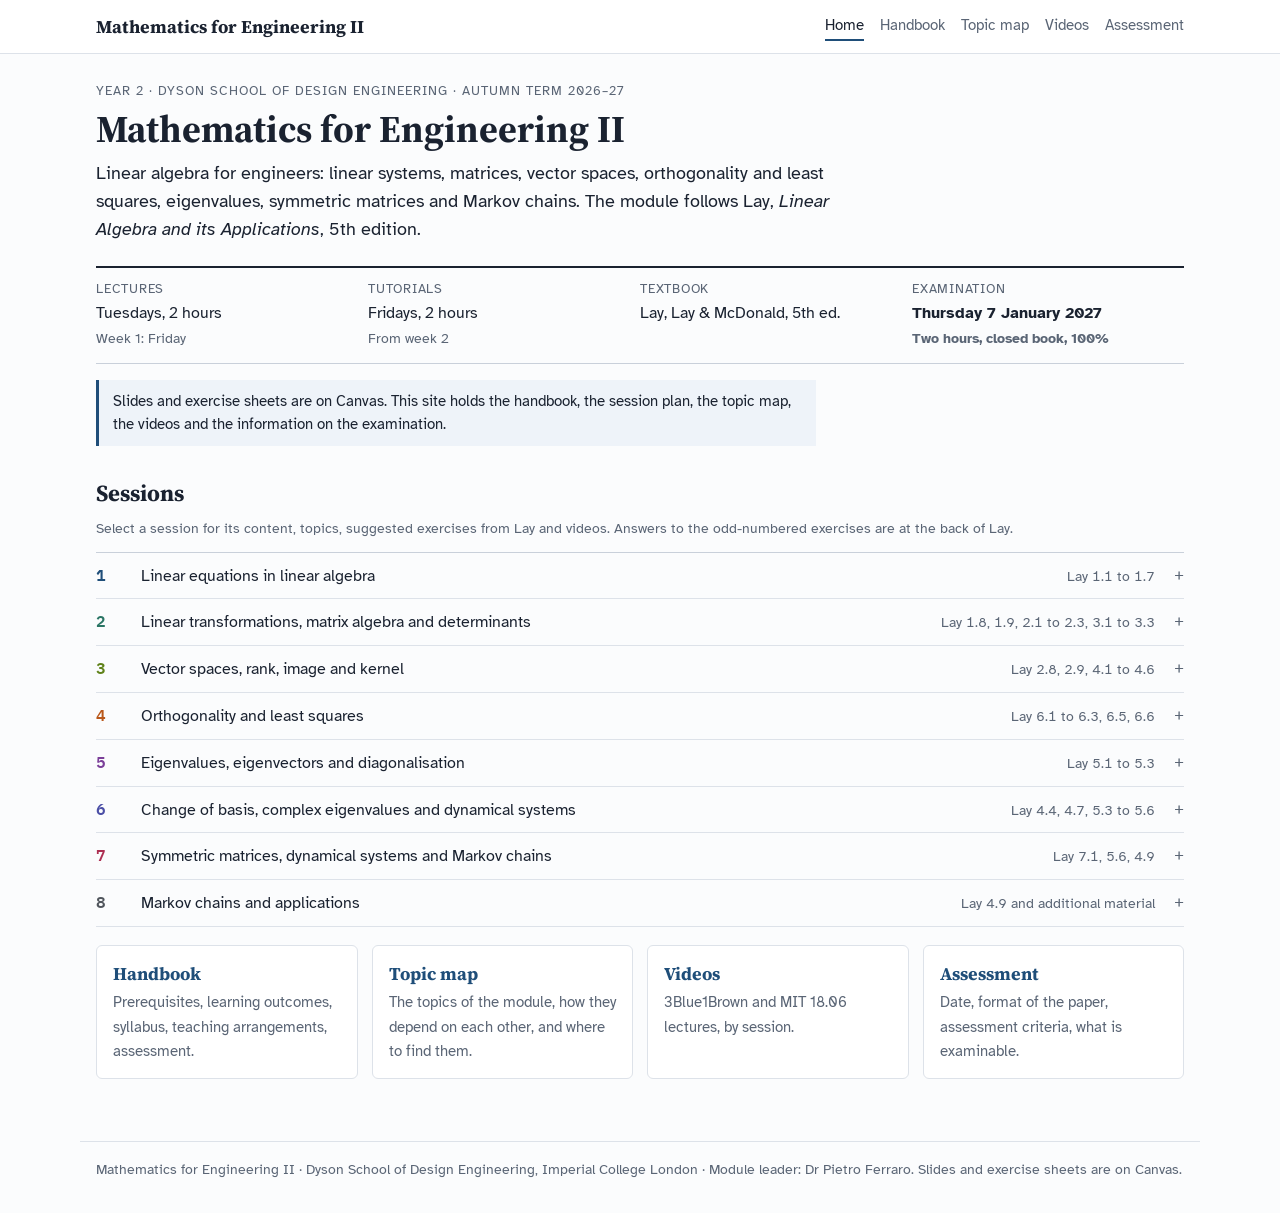
<file: index.html>
<!doctype html>
<html lang="en-GB">
<head>
<meta charset="utf-8">
<meta name="viewport" content="width=device-width, initial-scale=1, viewport-fit=cover">
<title>Mathematics for Engineering II</title>
<meta name="description" content="Course site for Mathematics for Engineering II: handbook, sessions, topic map, videos and examination.">
<link rel="preconnect" href="https://fonts.googleapis.com">
<link rel="preconnect" href="https://fonts.gstatic.com" crossorigin>
<link rel="stylesheet" media="print" onload="this.media='all'" href="https://fonts.googleapis.com/css2?family=Atkinson+Hyperlegible:ital,wght@0,400;0,700;1,400&family=IBM+Plex+Mono:wght@500;600&family=Source+Serif+4:opsz,wght@8..60,600;8..60,700&display=swap">
<link rel="stylesheet" href="assets/site.css">

</head>
<body>
<header class="bar"><div class="in"><a class="brand" href="./">Mathematics for Engineering II</a><nav aria-label="Site"><a href="./" aria-current="page">Home</a><a href="handbook.html">Handbook</a><a href="topic-map.html">Topic map</a><a href="videos.html">Videos</a><a href="assessment.html">Assessment</a></nav></div></header>
<main>
<div class="eyebrow">Year 2 · Dyson School of Design Engineering · Autumn Term 2026–27</div>
<h1>Mathematics for Engineering II</h1>
<p class="lede">Linear algebra for engineers: linear systems, matrices, vector spaces, orthogonality and least squares,
eigenvalues, symmetric matrices and Markov chains. The module follows Lay, <i>Linear Algebra and its Applications</i>, 5th edition.</p>
<dl class="facts">
  <div><dt>Lectures</dt><dd>Tuesdays, 2 hours<br><span class="small">Week 1: Friday</span></dd></div>
  <div><dt>Tutorials</dt><dd>Fridays, 2 hours<br><span class="small">From week 2</span></dd></div>
  <div><dt>Textbook</dt><dd>Lay, Lay &amp; McDonald, 5th ed.</dd></div>
  <div class="hl"><dt>Examination</dt><dd>Thursday 7 January 2027<br><span class="small">Two hours, closed book, 100%</span></dd></div>
</dl>
<div class="notice">Slides and exercise sheets are on Canvas. This site holds the handbook, the session plan, the topic map,
the videos and the information on the examination.</div>
<h2 id="sessions">Sessions</h2>
<p class="small">Select a session for its content, topics, suggested exercises from Lay and videos. Answers to the odd-numbered exercises are at the back of Lay.</p>
<div class="sessions"><details class="sess" id="s1" style="--sc: var(--s1)">
<summary><span class="n">1</span><span class="t">Linear equations in linear algebra</span><span class="l">Lay 1.1 to 1.7</span></summary>
<div class="cols"><div>
<p>Three engineering problems that lead to a matrix equation. Systems of linear equations, row reduction and echelon forms, pivots, existence and uniqueness. Linear combinations and span. The matrix equation <i>Ax</i> = <i>b</i> and its solution sets. Linear independence.</p>
<h3>Topics</h3><div class="topics"><a href="topic-map.html#1a"><b>1a</b>Row reduction</a><a href="topic-map.html#1b"><b>1b</b>Existence, uniqueness</a><a href="topic-map.html#1c"><b>1c</b>Span</a><a href="topic-map.html#1d"><b>1d</b>Ax = b</a><a href="topic-map.html#1e"><b>1e</b>Solution sets</a><a href="topic-map.html#1f"><b>1f</b>Linear independence</a></div>
<h3>Exercises from Lay</h3><dl class="ex"><dt>1.1</dt><dd>3, 7, 11, 13, 17, 19, 23</dd><dt>1.2</dt><dd>1, 3, 7, 11, 17, 21, 23</dd><dt>1.3</dt><dd>5, 9, 11, 13, 15, 19, 23</dd><dt>1.4</dt><dd>1, 5, 9, 13, 17, 19, 23</dd><dt>1.5</dt><dd>1, 5, 7, 11, 17, 23, 29</dd><dt>1.7</dt><dd>1, 5, 9, 11, 15, 21, 33</dd></dl><p class="small">Tutorial: Tutorial sheet 1 (with Session 2), on Canvas.</p>
</div><div>
<h3>Videos</h3><ul class="vlist"><li><span class="src b1b">3B1B</span><div><a href="https://www.youtube.com/watch?v=fNk_zzaMoSs">Vectors (Essence of linear algebra, chapter 1)</a><span class="note">What a vector is, and the two operations, addition and scaling, that the whole module is built on.</span></div></li><li><span class="src b1b">3B1B</span><div><a href="https://www.3blue1brown.com/lessons/span">Linear combinations, span, and basis vectors (chapter 2)</a><span class="note">The picture behind Session 1: a span is a line, a plane, or everything.</span></div></li><li><span class="src">MIT</span><div><a href="https://ocw.mit.edu/courses/18-06-linear-algebra-spring-2010/resources/lecture-1-the-geometry-of-linear-equations/">Lecture 1: The geometry of linear equations</a><span class="note">Rows as planes, columns as vectors to combine.</span></div></li><li><span class="src">MIT</span><div><a href="https://ocw.mit.edu/courses/18-06-linear-algebra-spring-2010/resources/lecture-2-elimination-with-matrices/">Lecture 2: Elimination with matrices</a><span class="note">Row reduction done by hand, step by step.</span></div></li></ul>
</div></div>
</details><details class="sess" id="s2" style="--sc: var(--s2)">
<summary><span class="n">2</span><span class="t">Linear transformations, matrix algebra and determinants</span><span class="l">Lay 1.8, 1.9, 2.1 to 2.3, 3.1 to 3.3</span></summary>
<div class="cols"><div>
<p>Linear transformations and their standard matrix. Matrix operations, the inverse of a matrix and the Invertible Matrix Theorem. Determinants: cofactor expansion, computation by Gaussian elimination, area and volume.</p>
<h3>Topics</h3><div class="topics"><a href="topic-map.html#2a"><b>2a</b>Linear transformations</a><a href="topic-map.html#2b"><b>2b</b>One-to-one, onto</a><a href="topic-map.html#2c"><b>2c</b>Matrix operations</a><a href="topic-map.html#2d"><b>2d</b>The inverse</a><a href="topic-map.html#2e"><b>2e</b>Invertible Matrix Theorem</a><a href="topic-map.html#2f"><b>2f</b>Determinants</a><a href="topic-map.html#2g"><b>2g</b>Area and volume</a></div>
<h3>Exercises from Lay</h3><dl class="ex"><dt>1.8</dt><dd>1, 3, 9, 13, 17, 21</dd><dt>1.9</dt><dd>1, 3, 5, 7, 17, 25, 29</dd><dt>2.1</dt><dd>1, 3, 5, 7, 15, 21, 27</dd><dt>2.2</dt><dd>1, 5, 9, 13, 21, 29, 31</dd><dt>2.3</dt><dd>1, 3, 5, 11, 15, 21, 33</dd><dt>3.1</dt><dd>1, 5, 9, 13, 19, 39</dd><dt>3.2</dt><dd>1, 5, 9, 21, 25, 27, 31</dd><dt>3.3</dt><dd>19, 21, 23, 25, 27, 29</dd></dl><p class="small">Tutorial: Tutorial sheet 1 (with Session 1), on Canvas.</p>
</div><div>
<h3>Videos</h3><ul class="vlist"><li><span class="src b1b">3B1B</span><div><a href="https://www.3blue1brown.com/lessons/linear-transformations">Linear transformations and matrices (chapter 3)</a><span class="note">Why the columns of a matrix are where the basis vectors land.</span></div></li><li><span class="src b1b">3B1B</span><div><a href="https://www.3blue1brown.com/lessons/matrix-multiplication">Matrix multiplication as composition (chapter 4)</a><span class="note">Why AB means &quot;do B, then A&quot;, and why AB is not BA.</span></div></li><li><span class="src b1b">3B1B</span><div><a href="https://www.3blue1brown.com/lessons/3d-transformations">Three-dimensional linear transformations (chapter 5)</a><span class="note">The same ideas in three dimensions.</span></div></li><li><span class="src b1b">3B1B</span><div><a href="https://www.youtube.com/watch?v=Ip3X9LOh2dk">The determinant (chapter 6)</a><span class="note">The determinant as the factor by which areas and volumes change.</span></div></li><li><span class="src">MIT</span><div><a href="https://ocw.mit.edu/courses/18-06-linear-algebra-spring-2010/resources/lecture-3-multiplication-and-inverse-matrices/">Lecture 3: Multiplication and inverse matrices</a><span class="note">Four ways to multiply matrices; the inverse by elimination.</span></div></li><li><span class="src">MIT</span><div><a href="https://ocw.mit.edu/courses/18-06-linear-algebra-spring-2010/resources/lecture-18-properties-of-determinants/">Lecture 18: Properties of determinants</a><span class="note">The rules for row operations, derived from three properties.</span></div></li></ul>
</div></div>
</details><details class="sess" id="s3" style="--sc: var(--s3)">
<summary><span class="n">3</span><span class="t">Vector spaces, rank, image and kernel</span><span class="l">Lay 2.8, 2.9, 4.1 to 4.6</span></summary>
<div class="cols"><div>
<p>Vector spaces and subspaces. The column space (the set of attainable outputs) and the null space (the set of inputs mapped to zero). Basis, coordinates and dimension. Rank and the Rank Theorem.</p>
<h3>Topics</h3><div class="topics"><a href="topic-map.html#3a"><b>3a</b>Subspaces</a><a href="topic-map.html#3b"><b>3b</b>Nul A, Col A</a><a href="topic-map.html#3c"><b>3c</b>Basis</a><a href="topic-map.html#3d"><b>3d</b>Coordinates</a><a href="topic-map.html#3e"><b>3e</b>Dimension</a><a href="topic-map.html#3f"><b>3f</b>Rank</a></div>
<h3>Exercises from Lay</h3><dl class="ex"><dt>2.8</dt><dd>1, 5, 7, 11, 15, 21, 23</dd><dt>2.9</dt><dd>1, 3, 7, 9, 13, 17, 19</dd><dt>4.1</dt><dd>1, 3, 5, 9, 11, 13, 23</dd><dt>4.2</dt><dd>1, 3, 7, 11, 15, 21, 25</dd><dt>4.3</dt><dd>1, 3, 9, 11, 13, 15, 21</dd><dt>4.4</dt><dd>1, 3, 7, 11, 13, 15, 19</dd><dt>4.5</dt><dd>1, 5, 9, 11, 13, 19, 21</dd><dt>4.6</dt><dd>1, 3, 5, 7, 9, 13, 17</dd></dl><p class="small">Tutorial: Tutorial sheet 2, on Canvas.</p>
</div><div>
<h3>Videos</h3><ul class="vlist"><li><span class="src b1b">3B1B</span><div><a href="https://www.3blue1brown.com/lessons/inverse-matrices">Inverse matrices, column space and null space (chapter 7)</a><span class="note">Col A as the set of outputs, Nul A as the set of inputs sent to zero.</span></div></li><li><span class="src b1b">3B1B</span><div><a href="https://www.3blue1brown.com/lessons/nonsquare-matrices">Nonsquare matrices as transformations between dimensions (chapter 8)</a><span class="note">Maps from one space to another, as in Session 3.</span></div></li><li><span class="src b1b">3B1B</span><div><a href="https://www.youtube.com/watch?v=TgKwz5Ikpc8">Abstract vector spaces (chapter 16)</a><span class="note">Functions as vectors: why the definitions do not mention arrows at all.</span></div></li><li><span class="src">MIT</span><div><a href="https://ocw.mit.edu/courses/18-06-linear-algebra-spring-2010/resources/lecture-6-column-space-and-nullspace/">Lecture 6: Column space and nullspace</a></div></li><li><span class="src">MIT</span><div><a href="https://ocw.mit.edu/courses/18-06-linear-algebra-spring-2010/resources/lecture-9-independence-basis-and-dimension/">Lecture 9: Independence, basis, and dimension</a></div></li><li><span class="src">MIT</span><div><a href="https://ocw.mit.edu/courses/18-06-linear-algebra-spring-2010/resources/lecture-10-the-four-fundamental-subspaces/">Lecture 10: The four fundamental subspaces</a><span class="note">Row space, null space, column space and left null space, and how they fit together.</span></div></li></ul>
</div></div>
</details><details class="sess" id="s4" style="--sc: var(--s4)">
<summary><span class="n">4</span><span class="t">Orthogonality and least squares</span><span class="l">Lay 6.1 to 6.3, 6.5, 6.6</span></summary>
<div class="cols"><div>
<p>Inner product, length and orthogonality. Orthogonal sets and orthogonal projection. Least-squares problems and the normal equations: the treatment of systems that admit no exact solution. Least-squares lines and linear models.</p>
<h3>Topics</h3><div class="topics"><a href="topic-map.html#4a"><b>4a</b>Inner product</a><a href="topic-map.html#4b"><b>4b</b>Orthogonality</a><a href="topic-map.html#4c"><b>4c</b>Orthogonal sets</a><a href="topic-map.html#4d"><b>4d</b>Projection</a><a href="topic-map.html#4e"><b>4e</b>Fourier series</a><a href="topic-map.html#4f"><b>4f</b>Least squares</a><a href="topic-map.html#4g"><b>4g</b>Linear models</a></div>
<h3>Exercises from Lay</h3><dl class="ex"><dt>6.1</dt><dd>1, 5, 7, 11, 15, 19, 25</dd><dt>6.2</dt><dd>1, 5, 9, 11, 13, 17, 23</dd><dt>6.3</dt><dd>1, 3, 7, 9, 11, 13, 21</dd><dt>6.5</dt><dd>1, 3, 5, 7, 9, 11, 17</dd><dt>6.6</dt><dd>1, 3, 5, 7, 9, 11, 14</dd></dl><p class="small">Tutorial: Tutorial sheet 3, on Canvas.</p>
</div><div>
<h3>Videos</h3><ul class="vlist"><li><span class="src b1b">3B1B</span><div><a href="https://www.3blue1brown.com/lessons/dot-products">Dot products and duality (chapter 9)</a><span class="note">Why the inner product measures projection onto a line.</span></div></li><li><span class="src b1b">3B1B</span><div><a href="https://www.3blue1brown.com/lessons/fourier-series">But what is a Fourier series?</a><span class="note">Fourier series, the example at the end of Session 4.</span></div></li><li><span class="src">MIT</span><div><a href="https://ocw.mit.edu/courses/18-06-linear-algebra-spring-2010/resources/lecture-14-orthogonal-vectors-and-subspaces/">Lecture 14: Orthogonal vectors and subspaces</a></div></li><li><span class="src">MIT</span><div><a href="https://ocw.mit.edu/courses/18-06-linear-algebra-spring-2010/resources/lecture-15-projections-onto-subspaces/">Lecture 15: Projections onto subspaces</a></div></li><li><span class="src">MIT</span><div><a href="https://ocw.mit.edu/courses/18-06-linear-algebra-spring-2010/resources/lecture-16-projection-matrices-and-least-squares/">Lecture 16: Projection matrices and least squares</a><span class="note">Fitting a line by least squares, as in Lay 6.5 and 6.6.</span></div></li></ul>
</div></div>
</details><details class="sess" id="s5" style="--sc: var(--s5)">
<summary><span class="n">5</span><span class="t">Eigenvalues, eigenvectors and diagonalisation</span><span class="l">Lay 5.1 to 5.3</span></summary>
<div class="cols"><div>
<p>Eigenvalues and eigenvectors in <i>n</i> dimensions: the directions that a matrix only stretches. Eigenspaces. The characteristic equation and similar matrices. Powers of a matrix and diagonalisation, <i>A</i> = <i>PDP</i><sup>&minus;1</sup>. Examples: the deformation of a sheet of material, and a predator&ndash;prey model (owls and wood rats).</p>
<h3>Topics</h3><div class="topics"><a href="topic-map.html#5a"><b>5a</b>Eigenvalues</a><a href="topic-map.html#5b"><b>5b</b>Characteristic equation</a><a href="topic-map.html#5c"><b>5c</b>Diagonalisation</a></div>
<h3>Exercises from Lay</h3><dl class="ex"><dt>5.1</dt><dd>1, 3, 5, 9, 11, 17, 21</dd><dt>5.2</dt><dd>1, 3, 5, 9, 11, 15, 21</dd><dt>5.3</dt><dd>1, 3, 5, 7, 11, 13, 21</dd></dl><p class="small">Tutorial: Tutorial sheet 4, on Canvas.</p>
</div><div>
<h3>Videos</h3><ul class="vlist"><li><span class="src b1b">3B1B</span><div><a href="https://www.3blue1brown.com/lessons/eigenvalues">Eigenvectors and eigenvalues (chapter 14)</a><span class="note">The vectors that a matrix only stretches.</span></div></li><li><span class="src b1b">3B1B</span><div><a href="https://www.3blue1brown.com/lessons/quick-eigen">A quick trick for computing eigenvalues (chapter 15)</a><span class="note">A shortcut for 2×2 matrices, from the trace and the determinant.</span></div></li><li><span class="src">MIT</span><div><a href="https://ocw.mit.edu/courses/18-06-linear-algebra-spring-2010/resources/lecture-21-eigenvalues-and-eigenvectors/">Lecture 21: Eigenvalues and eigenvectors</a></div></li><li><span class="src">MIT</span><div><a href="https://ocw.mit.edu/courses/18-06-linear-algebra-spring-2010/resources/lecture-22-diagonalization-and-powers-of-a/">Lecture 22: Diagonalization and powers of A</a></div></li></ul>
</div></div>
</details><details class="sess" id="s6" style="--sc: var(--s6)">
<summary><span class="n">6</span><span class="t">Change of basis, complex eigenvalues and dynamical systems</span><span class="l">Lay 4.4, 4.7, 5.3 to 5.6</span></summary>
<div class="cols"><div>
<p>Coordinates relative to a basis and the change-of-coordinates matrix. Diagonalisation as a change of basis. Matrices that cannot be diagonalised. Complex eigenvalues as rotations combined with scalings. Discrete dynamical systems <i>x</i><sub><i>k</i>+1</sub> = <i>Ax</i><sub><i>k</i></sub>: the solution in terms of eigenvectors, the dominant eigenvalue, and the origin as an attractor. Examples: the predator&ndash;prey model with a varying parameter, and two masses connected by three springs.</p>
<h3>Topics</h3><div class="topics"><a href="topic-map.html#6a"><b>6a</b>Change of basis</a><a href="topic-map.html#6b"><b>6b</b>Complex eigenvalues</a><a href="topic-map.html#6c"><b>6c</b>Dynamical systems</a></div>
<h3>Exercises from Lay</h3><dl class="ex"><dt>4.4</dt><dd>1, 3, 5, 9, 11</dd><dt>4.7</dt><dd>1, 3, 7, 9, 11</dd><dt>5.3</dt><dd>15, 17, 23</dd><dt>5.4</dt><dd>11, 13, 15, 17</dd><dt>5.5</dt><dd>1, 3, 7, 9, 13, 15</dd><dt>5.6</dt><dd>1, 3, 5</dd></dl><p class="small">Tutorial: Tutorial sheet 5, on Canvas.</p>
</div><div>
<h3>Videos</h3><ul class="vlist"><li><span class="src b1b">3B1B</span><div><a href="https://www.3blue1brown.com/lessons/change-of-basis">Change of basis (chapter 13)</a><span class="note">The same vector described in two coordinate systems.</span></div></li><li><span class="src b1b">3B1B</span><div><a href="https://www.3blue1brown.com/lessons/eigenvalues">Eigenvectors and eigenvalues (chapter 14), second half</a><span class="note">Eigenbases: changing to a basis in which the matrix is diagonal.</span></div></li><li><span class="src">MIT</span><div><a href="https://ocw.mit.edu/courses/18-06-linear-algebra-spring-2010/resources/lecture-22-diagonalization-and-powers-of-a/">Lecture 22: Diagonalization and powers of A</a><span class="note">Powers of A and long-run behaviour.</span></div></li><li><span class="src">MIT</span><div><a href="https://ocw.mit.edu/courses/18-06-linear-algebra-spring-2010/resources/lecture-31-change-of-basis-image-compression/">Lecture 31: Change of basis; image compression</a></div></li></ul>
</div></div>
</details><details class="sess" id="s7" style="--sc: var(--s7)">
<summary><span class="n">7</span><span class="t">Symmetric matrices, dynamical systems and Markov chains</span><span class="l">Lay 7.1, 5.6, 4.9</span></summary>
<div class="cols"><div>
<p>Symmetric matrices: orthogonal eigenvectors and the spectral theorem. Discrete dynamical systems, continued: repellers, saddle points, spirals and stability. Markov chains: state diagrams, stochastic matrices, Markov chains as discrete dynamical systems, regular matrices, the Perron&ndash;Frobenius theorem and steady-state vectors.</p>
<h3>Topics</h3><div class="topics"><a href="topic-map.html#7a"><b>7a</b>Symmetric matrices</a><a href="topic-map.html#7b"><b>7b</b>Stability</a><a href="topic-map.html#7c"><b>7c</b>Markov chains</a></div>
<h3>Exercises from Lay</h3><dl class="ex"><dt>5.6</dt><dd>7, 9, 11, 13</dd><dt>7.1</dt><dd>1, 3, 13, 15, 17</dd><dt>4.9</dt><dd>2, 5, 7, 9, 12</dd></dl><p class="small">Tutorial: Tutorial sheet 6, on Canvas.</p>
</div><div>
<h3>Videos</h3><ul class="vlist"><li><span class="src">MIT</span><div><a href="https://ocw.mit.edu/courses/18-06-linear-algebra-spring-2010/resources/lecture-25-symmetric-matrices-and-positive-definiteness/">Lecture 25: Symmetric matrices and positive definiteness</a><span class="note">The first half: symmetric matrices and the spectral theorem. 3Blue1Brown has no video on this topic.</span></div></li><li><span class="src">MIT</span><div><a href="https://ocw.mit.edu/courses/18-06-linear-algebra-spring-2010/resources/lecture-22-diagonalization-and-powers-of-a/">Lecture 22: Diagonalization and powers of A</a><span class="note">Powers of A and long-run behaviour.</span></div></li><li><span class="src">MIT</span><div><a href="https://ocw.mit.edu/courses/18-06-linear-algebra-spring-2010/resources/lecture-24-markov-matrices-fourier-series/">Lecture 24: Markov matrices; Fourier series</a><span class="note">The first half: Markov matrices, and steady states as eigenvectors for the eigenvalue 1.</span></div></li></ul>
</div></div>
</details><details class="sess" id="s8" style="--sc: var(--s8)">
<summary><span class="n">8</span><span class="t">Markov chains and applications</span><span class="l">Lay 4.9 and additional material</span></summary>
<div class="cols"><div>
<p>Regular, periodic and reducible chains, read from the state diagram, and the hypotheses of the Perron&ndash;Frobenius theorem. The rate of convergence and the second eigenvalue. Applications: a random walk on the London Underground network, using real data, and the ranking of web pages (PageRank). A review of the module.</p>
<h3>Topics</h3><div class="topics"><a href="topic-map.html#8a"><b>8a</b>Regular chains</a><a href="topic-map.html#8b"><b>8b</b>Applications</a></div>
<h3>Exercises from Lay</h3><p class="small">Listed on the last slide of the session.</p>
</div><div>
<h3>Videos</h3><ul class="vlist"><li><span class="src">MIT</span><div><a href="https://ocw.mit.edu/courses/18-06-linear-algebra-spring-2010/resources/lecture-24-markov-matrices-fourier-series/">Lecture 24: Markov matrices; Fourier series</a><span class="note">Steady states as eigenvectors for the eigenvalue 1. 3Blue1Brown has no video on this topic.</span></div></li></ul>
</div></div>
</details></div>
<script>
/* A link to #s3 opens Session 3; the hash is updated when a session is opened or closed. */
(function () {
  function openHash() { var m = /^#s[1-8]$/.exec(location.hash); if (!m) return;
    var d = document.querySelector(location.hash); if (d && d.tagName === 'DETAILS') { d.open = true; d.scrollIntoView({ block: 'start' }); } }
  openHash(); window.addEventListener('hashchange', openHash);
  document.querySelectorAll('details.sess').forEach(function (d) {
    d.addEventListener('toggle', function () { if (d.open) { try { history.replaceState(null, '', '#' + d.id); } catch (e) {} } });
  });
})();
</script>
<div class="cards">
  <a class="card" href="handbook.html"><b>Handbook</b><span>Prerequisites, learning outcomes, syllabus, teaching arrangements, assessment.</span></a>
  <a class="card" href="topic-map.html"><b>Topic map</b><span>The topics of the module, how they depend on each other, and where to find them.</span></a>
  <a class="card" href="videos.html"><b>Videos</b><span>3Blue1Brown and MIT 18.06 lectures, by session.</span></a>
  <a class="card" href="assessment.html"><b>Assessment</b><span>Date, format of the paper, assessment criteria, what is examinable.</span></a>
</div>
</main>
<footer class="site">Mathematics for Engineering II · Dyson School of Design Engineering, Imperial College London · Module leader: Dr Pietro Ferraro. Slides and exercise sheets are on Canvas.</footer>
<script type="speculationrules">{"prefetch":[{"where":{"href_matches":"*.html"},"eagerness":"moderate"},{"where":{"href_matches":"./"},"eagerness":"moderate"}]}</script>
<script>
/* Loads the other pages of the site in the background, so a click does not wait on the GitHub Pages cache.
   All pages after the page has loaded; again on hover or touch if the copy is more than five minutes old. */
(function () {
  var seen = {};
  function warm(u) {
    var t = Date.now();
    if (seen[u] && t - seen[u] < 300000) return;
    seen[u] = t;
    try { fetch(u, { credentials: 'same-origin' }).catch(function () {}); } catch (e) {}
  }
  var here = location.pathname.replace(/index\.html$/, '');
  var links = [].slice.call(document.querySelectorAll('a[href]')).filter(function (a) {
    return a.origin === location.origin && /(\.html|\/)$/.test(a.pathname) && a.pathname.replace(/index\.html$/, '') !== here;
  });
  function all() { links.forEach(function (a) { warm(a.href.split('#')[0]); }); }
  window.addEventListener('load', function () {
    if ('requestIdleCallback' in window) requestIdleCallback(all, { timeout: 2000 }); else setTimeout(all, 300);
  });
  links.forEach(function (a) {
    var u = a.href.split('#')[0], go = function () { warm(u); };
    a.addEventListener('pointerenter', go); a.addEventListener('focus', go);
    a.addEventListener('touchstart', go, { passive: true });
  });
})();
</script>
</body>
</html>
</file>
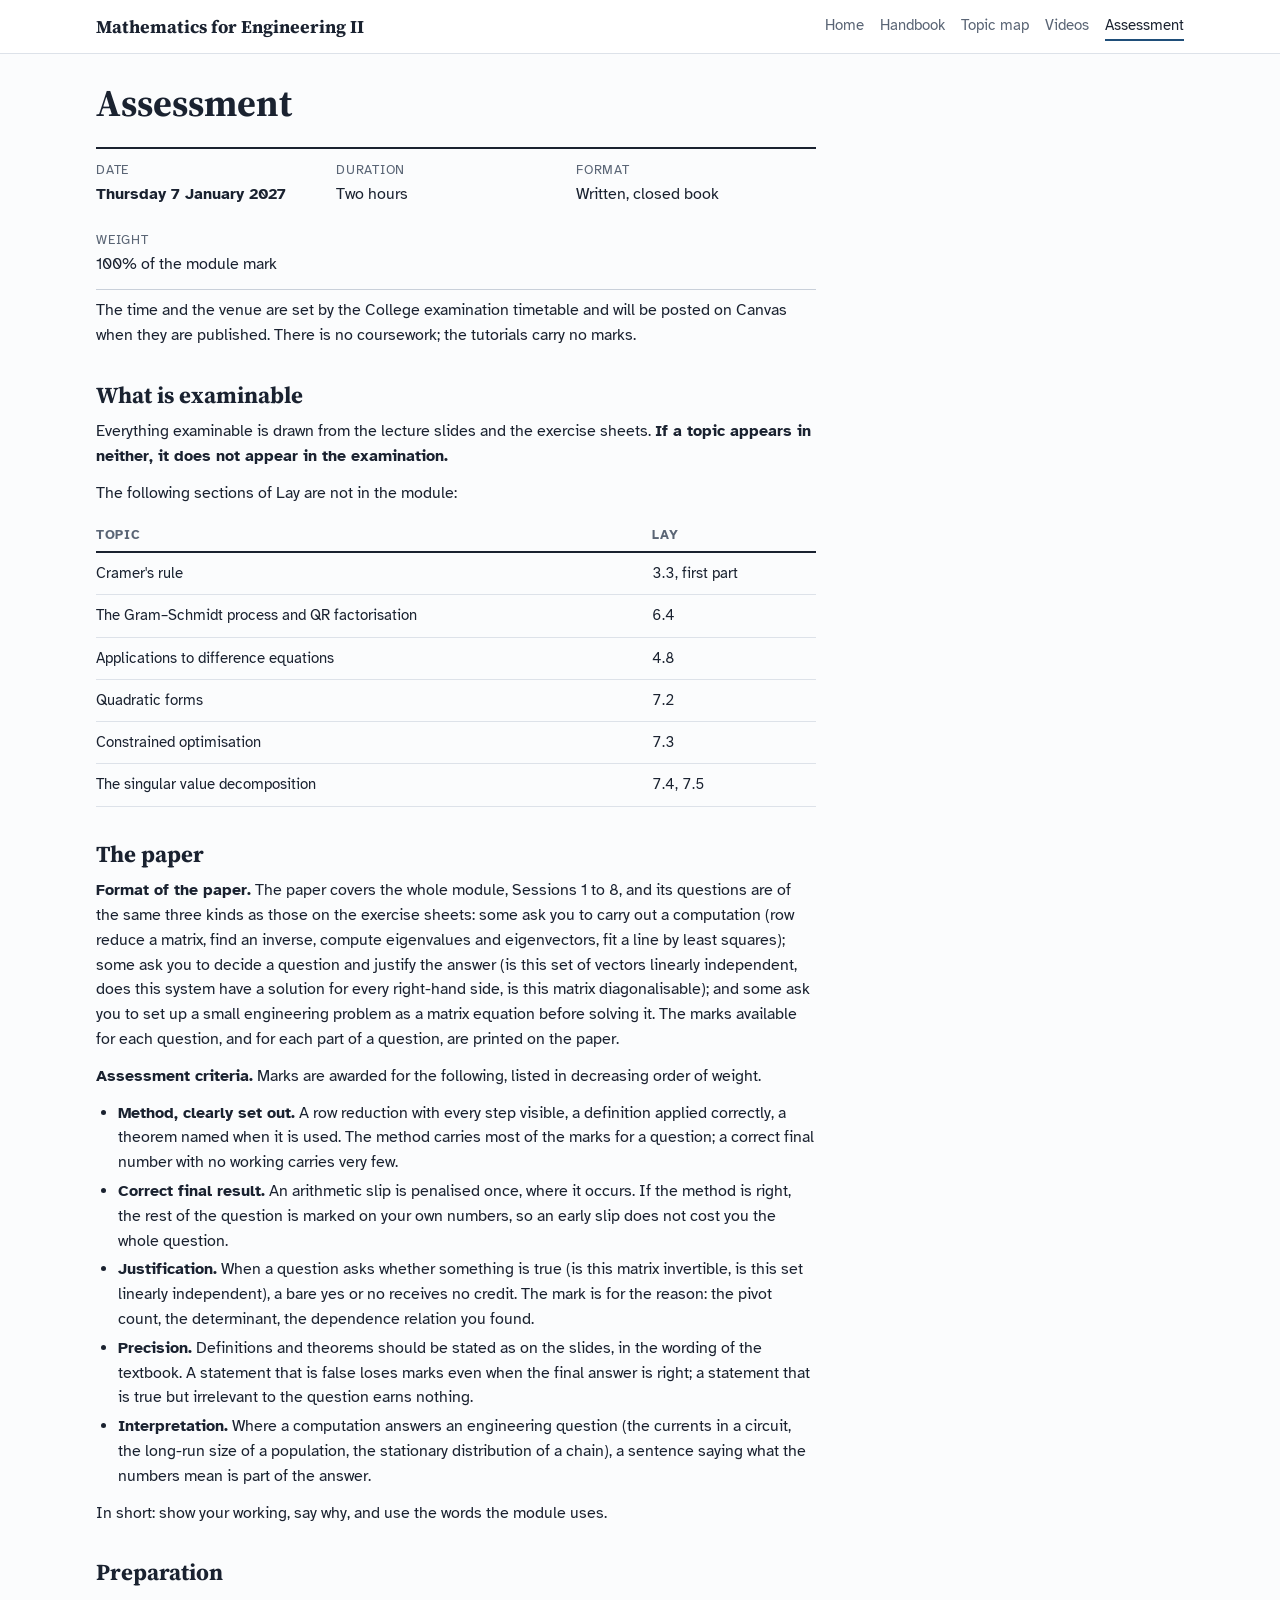
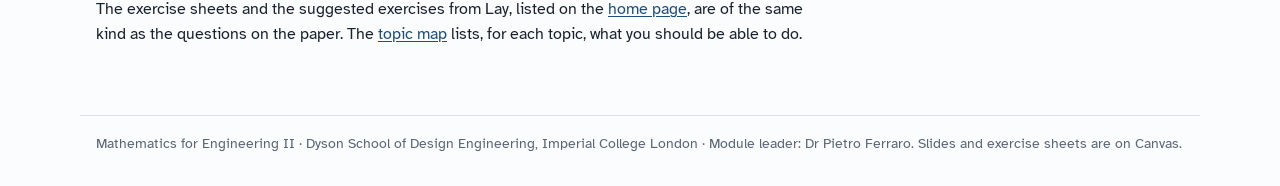
<file: assessment.html>
<!doctype html>
<html lang="en-GB">
<head>
<meta charset="utf-8">
<meta name="viewport" content="width=device-width, initial-scale=1, viewport-fit=cover">
<title>Assessment · Mathematics for Engineering II</title>
<meta name="description" content="Date, format and assessment criteria of the examination.">
<link rel="preconnect" href="https://fonts.googleapis.com">
<link rel="preconnect" href="https://fonts.gstatic.com" crossorigin>
<link rel="stylesheet" media="print" onload="this.media='all'" href="https://fonts.googleapis.com/css2?family=Atkinson+Hyperlegible:ital,wght@0,400;0,700;1,400&family=IBM+Plex+Mono:wght@500;600&family=Source+Serif+4:opsz,wght@8..60,600;8..60,700&display=swap">
<link rel="stylesheet" href="assets/site.css">

</head>
<body>
<header class="bar"><div class="in"><a class="brand" href="./">Mathematics for Engineering II</a><nav aria-label="Site"><a href="./">Home</a><a href="handbook.html">Handbook</a><a href="topic-map.html">Topic map</a><a href="videos.html">Videos</a><a href="assessment.html" aria-current="page">Assessment</a></nav></div></header>
<main><div class="prose">
<h1>Assessment</h1>
<dl class="facts">
  <div class="hl"><dt>Date</dt><dd>Thursday 7 January 2027</dd></div>
  <div><dt>Duration</dt><dd>Two hours</dd></div>
  <div><dt>Format</dt><dd>Written, closed book</dd></div>
  <div><dt>Weight</dt><dd>100% of the module mark</dd></div>
</dl>
<p>The time and the venue are set by the College examination timetable and will be posted on Canvas when they are published.
There is no coursework; the tutorials carry no marks.</p>
<h2>What is examinable</h2>
<p>Everything examinable is drawn from the lecture slides and the exercise sheets. <b>If a topic appears in neither, it does not appear in the examination.</b></p>
<p>The following sections of Lay are not in the module:</p>
<div class="tablewrap"><table><thead><tr><th>Topic</th><th>Lay</th></tr></thead><tbody><tr><td>Cramer's rule</td><td class="lay">3.3, first part</td></tr><tr><td>The Gram–Schmidt process and QR factorisation</td><td class="lay">6.4</td></tr><tr><td>Applications to difference equations</td><td class="lay">4.8</td></tr><tr><td>Quadratic forms</td><td class="lay">7.2</td></tr><tr><td>Constrained optimisation</td><td class="lay">7.3</td></tr><tr><td>The singular value decomposition</td><td class="lay">7.4, 7.5</td></tr></tbody></table></div>
<h2>The paper</h2>
<p><b>Format of the paper.</b> The paper covers the whole module, Sessions 1 to 8, and its questions are of the same three kinds as those on the exercise sheets: some ask you to carry out a computation (row reduce a matrix, find an inverse, compute eigenvalues and eigenvectors, fit a line by least squares); some ask you to decide a question and justify the answer (is this set of vectors linearly independent, does this system have a solution for every right-hand side, is this matrix diagonalisable); and some ask you to set up a small engineering problem as a matrix equation before solving it. The marks available for each question, and for each part of a question, are printed on the paper.</p>
<p><b>Assessment criteria.</b> Marks are awarded for the following, listed in decreasing order of weight.</p>
<ul>
  <li><b>Method, clearly set out.</b> A row reduction with every step visible, a definition applied correctly, a theorem named when it is used. The method carries most of the marks for a question; a correct final number with no working carries very few.</li>
  <li><b>Correct final result.</b> An arithmetic slip is penalised once, where it occurs. If the method is right, the rest of the question is marked on your own numbers, so an early slip does not cost you the whole question.</li>
  <li><b>Justification.</b> When a question asks whether something is true (is this matrix invertible, is this set linearly independent), a bare yes or no receives no credit. The mark is for the reason: the pivot count, the determinant, the dependence relation you found.</li>
  <li><b>Precision.</b> Definitions and theorems should be stated as on the slides, in the wording of the textbook. A statement that is false loses marks even when the final answer is right; a statement that is true but irrelevant to the question earns nothing.</li>
  <li><b>Interpretation.</b> Where a computation answers an engineering question (the currents in a circuit, the long-run size of a population, the stationary distribution of a chain), a sentence saying what the numbers mean is part of the answer.</li>
</ul>

<p>In short: show your working, say why, and use the words the module uses.</p>
<h2>Preparation</h2>
<p>The exercise sheets and the suggested exercises from Lay, listed on the <a href="./#sessions">home page</a>, are of the same kind as the questions on the paper.
The <a href="topic-map.html">topic map</a> lists, for each topic, what you should be able to do.</p>
</div></main>
<footer class="site">Mathematics for Engineering II · Dyson School of Design Engineering, Imperial College London · Module leader: Dr Pietro Ferraro. Slides and exercise sheets are on Canvas.</footer>
<script type="speculationrules">{"prefetch":[{"where":{"href_matches":"*.html"},"eagerness":"moderate"},{"where":{"href_matches":"./"},"eagerness":"moderate"}]}</script>
<script>
/* Loads the other pages of the site in the background, so a click does not wait on the GitHub Pages cache.
   All pages after the page has loaded; again on hover or touch if the copy is more than five minutes old. */
(function () {
  var seen = {};
  function warm(u) {
    var t = Date.now();
    if (seen[u] && t - seen[u] < 300000) return;
    seen[u] = t;
    try { fetch(u, { credentials: 'same-origin' }).catch(function () {}); } catch (e) {}
  }
  var here = location.pathname.replace(/index\.html$/, '');
  var links = [].slice.call(document.querySelectorAll('a[href]')).filter(function (a) {
    return a.origin === location.origin && /(\.html|\/)$/.test(a.pathname) && a.pathname.replace(/index\.html$/, '') !== here;
  });
  function all() { links.forEach(function (a) { warm(a.href.split('#')[0]); }); }
  window.addEventListener('load', function () {
    if ('requestIdleCallback' in window) requestIdleCallback(all, { timeout: 2000 }); else setTimeout(all, 300);
  });
  links.forEach(function (a) {
    var u = a.href.split('#')[0], go = function () { warm(u); };
    a.addEventListener('pointerenter', go); a.addEventListener('focus', go);
    a.addEventListener('touchstart', go, { passive: true });
  });
})();
</script>
</body>
</html>
</file>
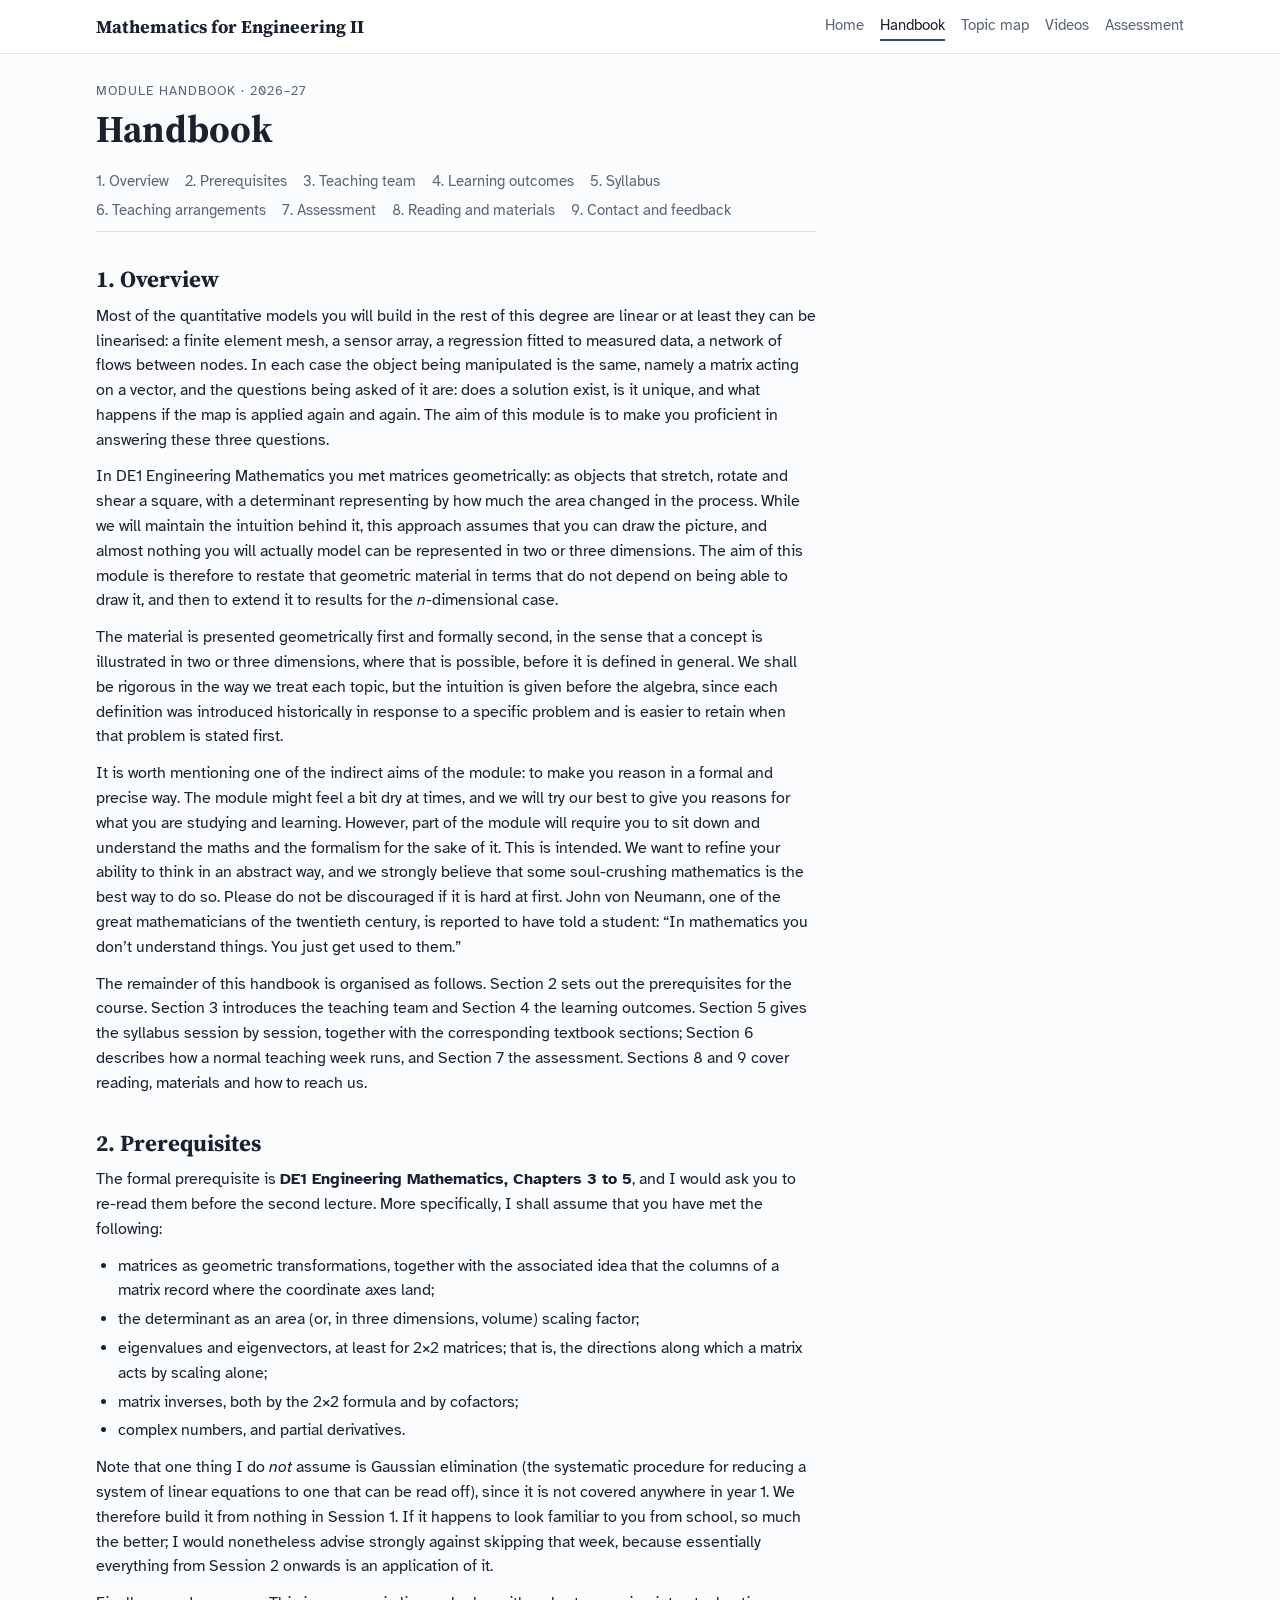
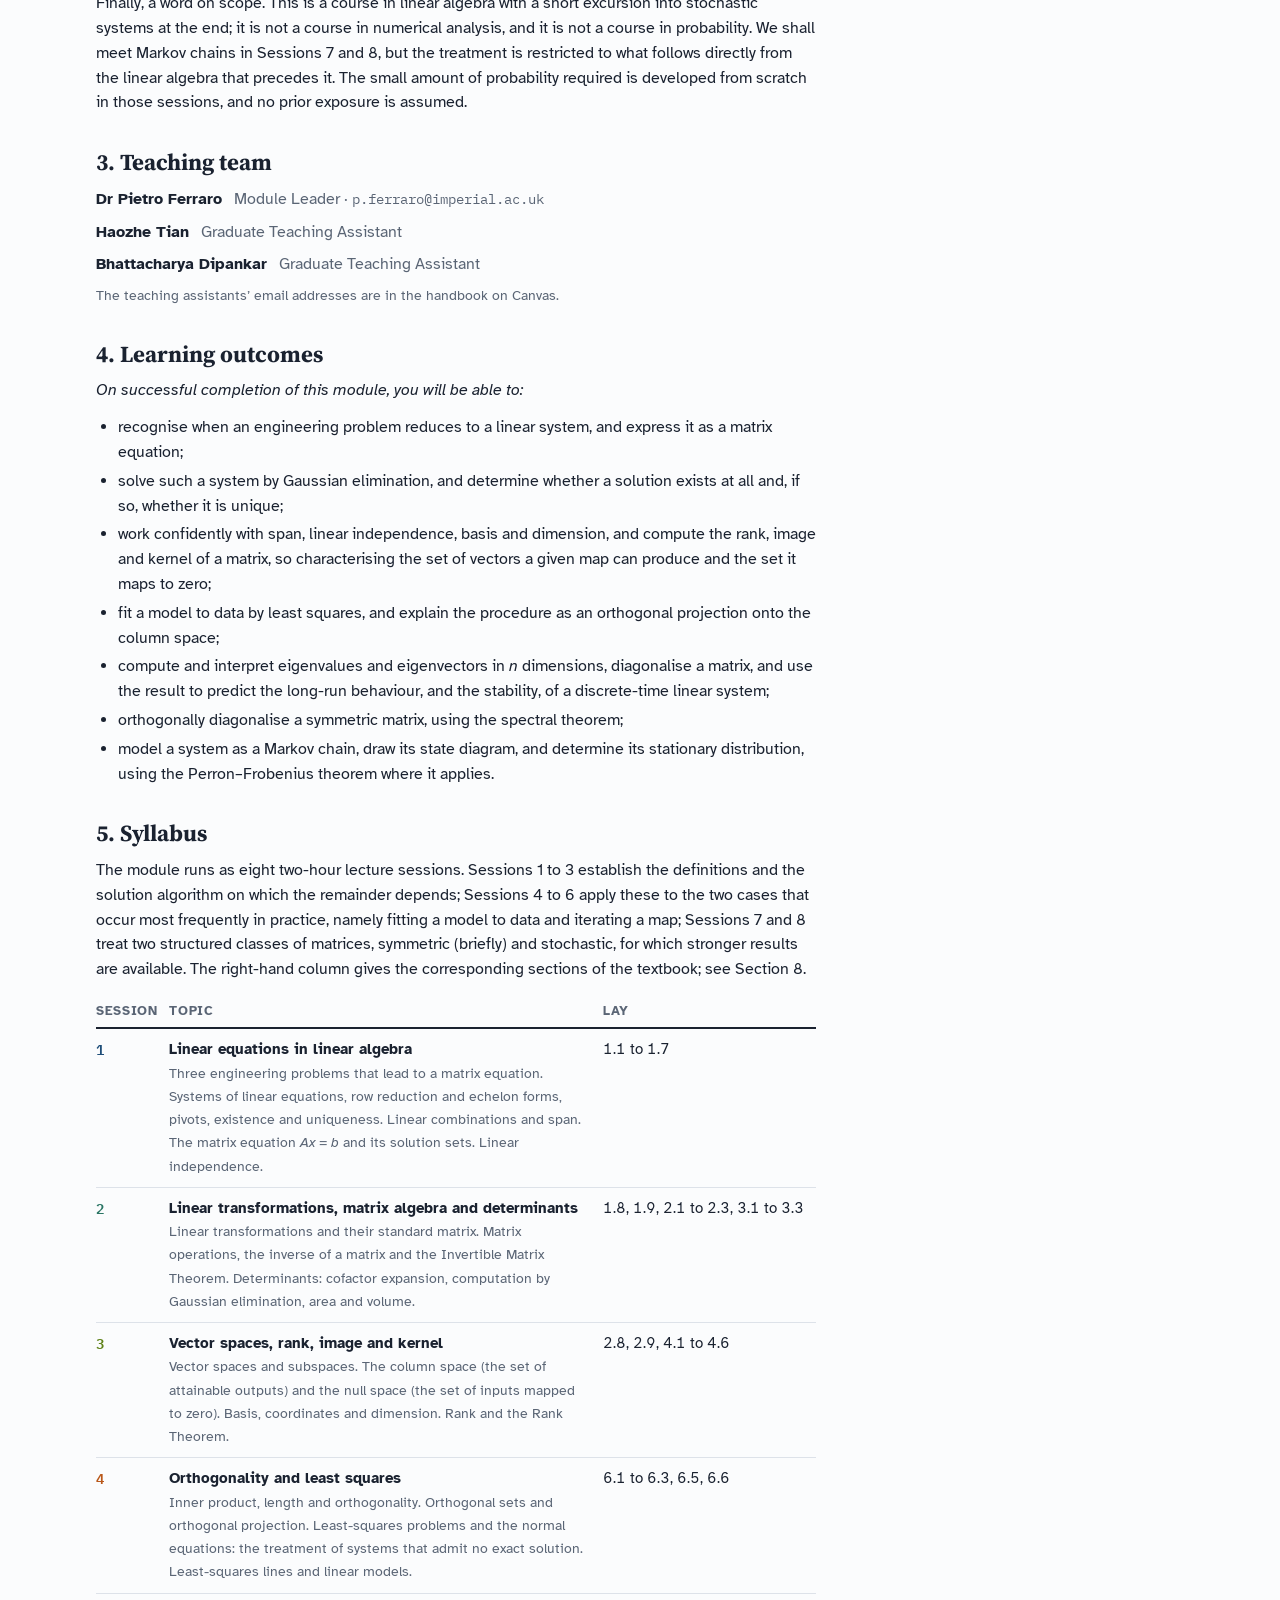
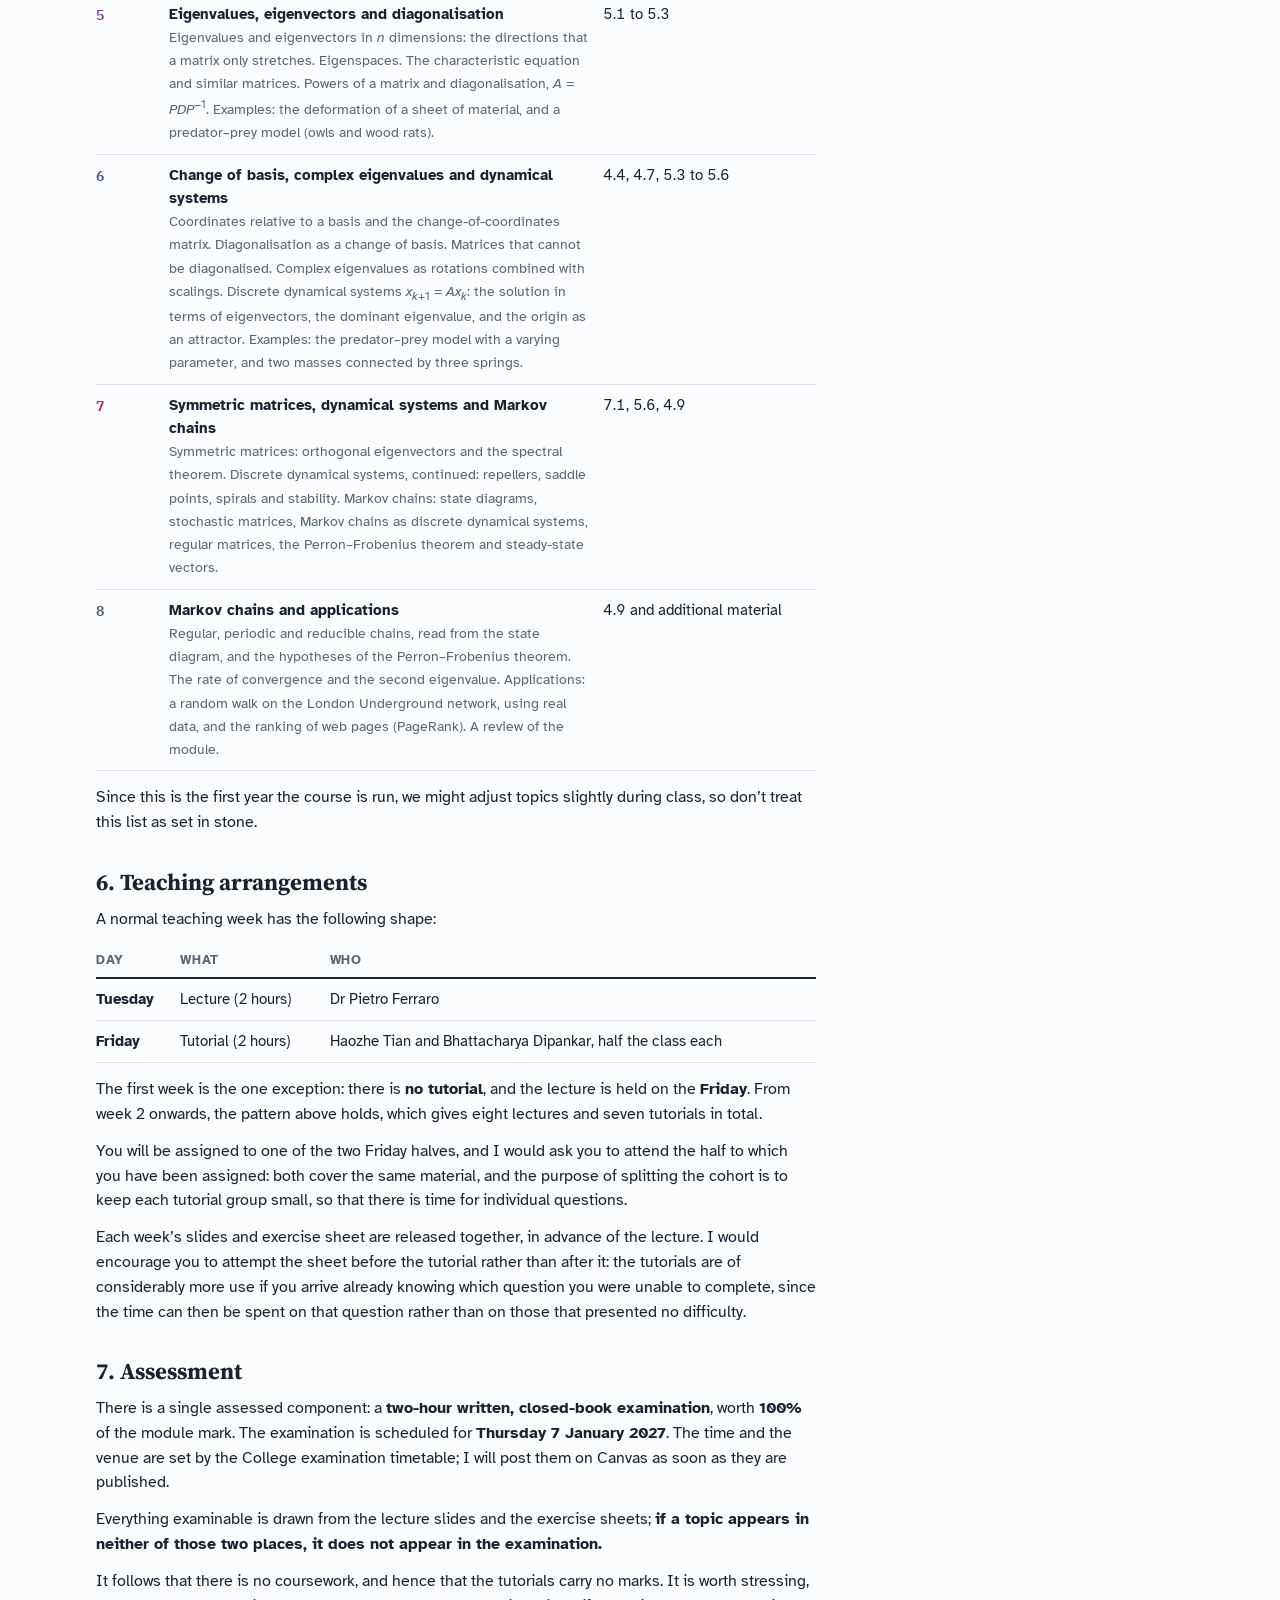
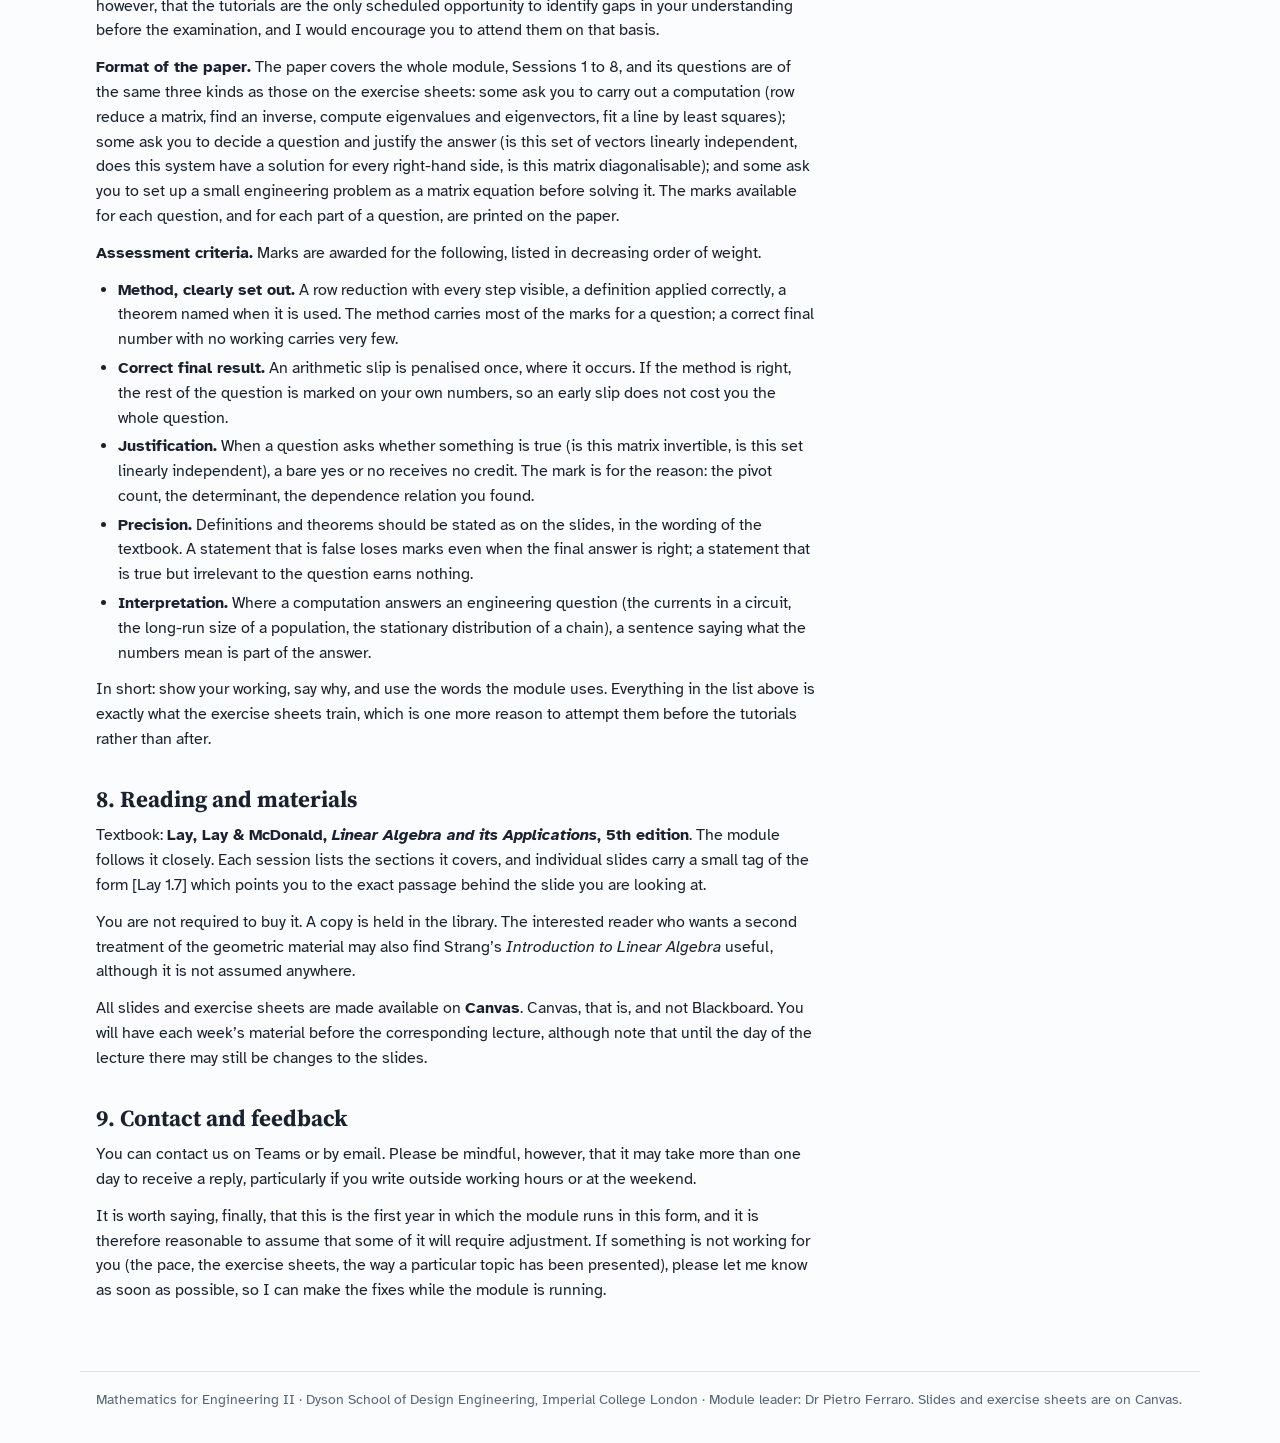
<file: handbook.html>
<!doctype html>
<html lang="en-GB">
<head>
<meta charset="utf-8">
<meta name="viewport" content="width=device-width, initial-scale=1, viewport-fit=cover">
<title>Module handbook · Mathematics for Engineering II</title>
<meta name="description" content="Module handbook for Mathematics for Engineering II.">
<link rel="preconnect" href="https://fonts.googleapis.com">
<link rel="preconnect" href="https://fonts.gstatic.com" crossorigin>
<link rel="stylesheet" media="print" onload="this.media='all'" href="https://fonts.googleapis.com/css2?family=Atkinson+Hyperlegible:ital,wght@0,400;0,700;1,400&family=IBM+Plex+Mono:wght@500;600&family=Source+Serif+4:opsz,wght@8..60,600;8..60,700&display=swap">
<link rel="stylesheet" href="assets/site.css">

</head>
<body>
<header class="bar"><div class="in"><a class="brand" href="./">Mathematics for Engineering II</a><nav aria-label="Site"><a href="./">Home</a><a href="handbook.html" aria-current="page">Handbook</a><a href="topic-map.html">Topic map</a><a href="videos.html">Videos</a><a href="assessment.html">Assessment</a></nav></div></header>
<main><div class="prose">
<div class="eyebrow">Module handbook · 2026–27</div>
<h1>Handbook</h1>
<nav class="toc" aria-label="Handbook sections">
  <a href="#overview">1. Overview</a><a href="#prerequisites">2. Prerequisites</a><a href="#team">3. Teaching team</a>
  <a href="#outcomes">4. Learning outcomes</a><a href="#syllabus">5. Syllabus</a><a href="#teaching">6. Teaching arrangements</a>
  <a href="#assessment">7. Assessment</a><a href="#reading">8. Reading and materials</a><a href="#contact">9. Contact and feedback</a>
</nav>

<section id="overview">
<h2>1. Overview</h2>
<p>Most of the quantitative models you will build in the rest of this degree are linear or at least they can be linearised: a finite element mesh, a sensor array, a regression fitted to measured data, a network of flows between nodes. In each case the object being manipulated is the same, namely a matrix acting on a vector, and the questions being asked of it are: does a solution exist, is it unique, and what happens if the map is applied again and again. The aim of this module is to make you proficient in answering these three questions.</p>
<p>In DE1 Engineering Mathematics you met matrices geometrically: as objects that stretch, rotate and shear a square, with a determinant representing by how much the area changed in the process. While we will maintain the intuition behind it, this approach assumes that you can draw the picture, and almost nothing you will actually model can be represented in two or three dimensions. The aim of this module is therefore to restate that geometric material in terms that do not depend on being able to draw it, and then to extend it to results for the <i>n</i>-dimensional case.</p>
<p>The material is presented geometrically first and formally second, in the sense that a concept is illustrated in two or three dimensions, where that is possible, before it is defined in general. We shall be rigorous in the way we treat each topic, but the intuition is given before the algebra, since each definition was introduced historically in response to a specific problem and is easier to retain when that problem is stated first.</p>
<p>It is worth mentioning one of the indirect aims of the module: to make you reason in a formal and precise way. The module might feel a bit dry at times, and we will try our best to give you reasons for what you are studying and learning. However, part of the module will require you to sit down and understand the maths and the formalism for the sake of it. This is intended. We want to refine your ability to think in an abstract way, and we strongly believe that some soul-crushing mathematics is the best way to do so. Please do not be discouraged if it is hard at first. John von Neumann, one of the great mathematicians of the twentieth century, is reported to have told a student: “In mathematics you don’t understand things. You just get used to them.”</p>
<p>The remainder of this handbook is organised as follows. Section 2 sets out the prerequisites for the course. Section 3 introduces the teaching team and Section 4 the learning outcomes. Section 5 gives the syllabus session by session, together with the corresponding textbook sections; Section 6 describes how a normal teaching week runs, and Section 7 the assessment. Sections 8 and 9 cover reading, materials and how to reach us.</p>
</section>

<section id="prerequisites">
<h2>2. Prerequisites</h2>
<p>The formal prerequisite is <b>DE1 Engineering Mathematics, Chapters 3 to 5</b>, and I would ask you to re-read them before the second lecture. More specifically, I shall assume that you have met the following:</p>
<ul>
  <li>matrices as geometric transformations, together with the associated idea that the columns of a matrix record where the coordinate axes land;</li>
  <li>the determinant as an area (or, in three dimensions, volume) scaling factor;</li>
  <li>eigenvalues and eigenvectors, at least for 2×2 matrices; that is, the directions along which a matrix acts by scaling alone;</li>
  <li>matrix inverses, both by the 2×2 formula and by cofactors;</li>
  <li>complex numbers, and partial derivatives.</li>
</ul>
<p>Note that one thing I do <i>not</i> assume is Gaussian elimination (the systematic procedure for reducing a system of linear equations to one that can be read off), since it is not covered anywhere in year 1. We therefore build it from nothing in Session 1. If it happens to look familiar to you from school, so much the better; I would nonetheless advise strongly against skipping that week, because essentially everything from Session 2 onwards is an application of it.</p>
<p>Finally, a word on scope. This is a course in linear algebra with a short excursion into stochastic systems at the end; it is not a course in numerical analysis, and it is not a course in probability. We shall meet Markov chains in Sessions 7 and 8, but the treatment is restricted to what follows directly from the linear algebra that precedes it. The small amount of probability required is developed from scratch in those sessions, and no prior exposure is assumed.</p>
</section>

<section id="team">
<h2>3. Teaching team</h2>
<dl class="people">
  <div><dt>Dr Pietro Ferraro</dt><dd>Module Leader · <span class="addr">p.ferraro@imperial.ac.uk</span></dd></div>
  <div><dt>Haozhe Tian</dt><dd>Graduate Teaching Assistant</dd></div>
  <div><dt>Bhattacharya Dipankar</dt><dd>Graduate Teaching Assistant</dd></div>
</dl>
<p class="small">The teaching assistants’ email addresses are in the handbook on Canvas.</p>
</section>

<section id="outcomes">
<h2>4. Learning outcomes</h2>
<p><i>On successful completion of this module, you will be able to:</i></p>
<ul>
  <li>recognise when an engineering problem reduces to a linear system, and express it as a matrix equation;</li>
  <li>solve such a system by Gaussian elimination, and determine whether a solution exists at all and, if so, whether it is unique;</li>
  <li>work confidently with span, linear independence, basis and dimension, and compute the rank, image and kernel of a matrix, so characterising the set of vectors a given map can produce and the set it maps to zero;</li>
  <li>fit a model to data by least squares, and explain the procedure as an orthogonal projection onto the column space;</li>
  <li>compute and interpret eigenvalues and eigenvectors in <i>n</i> dimensions, diagonalise a matrix, and use the result to predict the long-run behaviour, and the stability, of a discrete-time linear system;</li>
  <li>orthogonally diagonalise a symmetric matrix, using the spectral theorem;</li>
  <li>model a system as a Markov chain, draw its state diagram, and determine its stationary distribution, using the Perron&ndash;Frobenius theorem where it applies.</li>
</ul>
</section>

<section id="syllabus">
<h2>5. Syllabus</h2>
<p>The module runs as eight two-hour lecture sessions. Sessions 1 to 3 establish the definitions and the solution algorithm on which the remainder depends; Sessions 4 to 6 apply these to the two cases that occur most frequently in practice, namely fitting a model to data and iterating a map; Sessions 7 and 8 treat two structured classes of matrices, symmetric (briefly) and stochastic, for which stronger results are available. The right-hand column gives the corresponding sections of the textbook; see Section 8.</p>
<div class="tablewrap"><table><thead><tr><th>Session</th><th>Topic</th><th>Lay</th></tr></thead><tbody><tr style="--sc: var(--s1)"><td class="num">1</td><td><b>Linear equations in linear algebra</b><br><span class="small">Three engineering problems that lead to a matrix equation. Systems of linear equations, row reduction and echelon forms, pivots, existence and uniqueness. Linear combinations and span. The matrix equation <i>Ax</i> = <i>b</i> and its solution sets. Linear independence.</span></td><td class="lay">1.1 to 1.7</td></tr><tr style="--sc: var(--s2)"><td class="num">2</td><td><b>Linear transformations, matrix algebra and determinants</b><br><span class="small">Linear transformations and their standard matrix. Matrix operations, the inverse of a matrix and the Invertible Matrix Theorem. Determinants: cofactor expansion, computation by Gaussian elimination, area and volume.</span></td><td class="lay">1.8, 1.9, 2.1 to 2.3, 3.1 to 3.3</td></tr><tr style="--sc: var(--s3)"><td class="num">3</td><td><b>Vector spaces, rank, image and kernel</b><br><span class="small">Vector spaces and subspaces. The column space (the set of attainable outputs) and the null space (the set of inputs mapped to zero). Basis, coordinates and dimension. Rank and the Rank Theorem.</span></td><td class="lay">2.8, 2.9, 4.1 to 4.6</td></tr><tr style="--sc: var(--s4)"><td class="num">4</td><td><b>Orthogonality and least squares</b><br><span class="small">Inner product, length and orthogonality. Orthogonal sets and orthogonal projection. Least-squares problems and the normal equations: the treatment of systems that admit no exact solution. Least-squares lines and linear models.</span></td><td class="lay">6.1 to 6.3, 6.5, 6.6</td></tr><tr style="--sc: var(--s5)"><td class="num">5</td><td><b>Eigenvalues, eigenvectors and diagonalisation</b><br><span class="small">Eigenvalues and eigenvectors in <i>n</i> dimensions: the directions that a matrix only stretches. Eigenspaces. The characteristic equation and similar matrices. Powers of a matrix and diagonalisation, <i>A</i> = <i>PDP</i><sup>&minus;1</sup>. Examples: the deformation of a sheet of material, and a predator&ndash;prey model (owls and wood rats).</span></td><td class="lay">5.1 to 5.3</td></tr><tr style="--sc: var(--s6)"><td class="num">6</td><td><b>Change of basis, complex eigenvalues and dynamical systems</b><br><span class="small">Coordinates relative to a basis and the change-of-coordinates matrix. Diagonalisation as a change of basis. Matrices that cannot be diagonalised. Complex eigenvalues as rotations combined with scalings. Discrete dynamical systems <i>x</i><sub><i>k</i>+1</sub> = <i>Ax</i><sub><i>k</i></sub>: the solution in terms of eigenvectors, the dominant eigenvalue, and the origin as an attractor. Examples: the predator&ndash;prey model with a varying parameter, and two masses connected by three springs.</span></td><td class="lay">4.4, 4.7, 5.3 to 5.6</td></tr><tr style="--sc: var(--s7)"><td class="num">7</td><td><b>Symmetric matrices, dynamical systems and Markov chains</b><br><span class="small">Symmetric matrices: orthogonal eigenvectors and the spectral theorem. Discrete dynamical systems, continued: repellers, saddle points, spirals and stability. Markov chains: state diagrams, stochastic matrices, Markov chains as discrete dynamical systems, regular matrices, the Perron&ndash;Frobenius theorem and steady-state vectors.</span></td><td class="lay">7.1, 5.6, 4.9</td></tr><tr style="--sc: var(--s8)"><td class="num">8</td><td><b>Markov chains and applications</b><br><span class="small">Regular, periodic and reducible chains, read from the state diagram, and the hypotheses of the Perron&ndash;Frobenius theorem. The rate of convergence and the second eigenvalue. Applications: a random walk on the London Underground network, using real data, and the ranking of web pages (PageRank). A review of the module.</span></td><td class="lay">4.9 and additional material</td></tr></tbody></table></div>
<p>Since this is the first year the course is run, we might adjust topics slightly during class, so don’t treat this list as set in stone.</p>
</section>

<section id="teaching">
<h2>6. Teaching arrangements</h2>
<p>A normal teaching week has the following shape:</p>
<div class="tablewrap"><table>
  <thead><tr><th>Day</th><th>What</th><th>Who</th></tr></thead>
  <tbody>
    <tr><td><b>Tuesday</b></td><td>Lecture (2 hours)</td><td>Dr Pietro Ferraro</td></tr>
    <tr><td><b>Friday</b></td><td>Tutorial (2 hours)</td><td>Haozhe Tian and Bhattacharya Dipankar, half the class each</td></tr>
  </tbody>
</table></div>
<p>The first week is the one exception: there is <b>no tutorial</b>, and the lecture is held on the <b>Friday</b>. From week 2 onwards, the pattern above holds, which gives eight lectures and seven tutorials in total.</p>
<p>You will be assigned to one of the two Friday halves, and I would ask you to attend the half to which you have been assigned: both cover the same material, and the purpose of splitting the cohort is to keep each tutorial group small, so that there is time for individual questions.</p>
<p>Each week’s slides and exercise sheet are released together, in advance of the lecture. I would encourage you to attempt the sheet before the tutorial rather than after it: the tutorials are of considerably more use if you arrive already knowing which question you were unable to complete, since the time can then be spent on that question rather than on those that presented no difficulty.</p>
</section>

<section id="assessment">
<h2>7. Assessment</h2>
<p>There is a single assessed component: a <b>two-hour written, closed-book examination</b>, worth <b>100%</b> of the module mark. The examination is scheduled for <b>Thursday 7 January 2027</b>. The time and the venue are set by the College examination timetable; I will post them on Canvas as soon as they are published.</p>
<p>Everything examinable is drawn from the lecture slides and the exercise sheets; <b>if a topic appears in neither of those two places, it does not appear in the examination.</b></p>
<p>It follows that there is no coursework, and hence that the tutorials carry no marks. It is worth stressing, however, that the tutorials are the only scheduled opportunity to identify gaps in your understanding before the examination, and I would encourage you to attend them on that basis.</p>
<p><b>Format of the paper.</b> The paper covers the whole module, Sessions 1 to 8, and its questions are of the same three kinds as those on the exercise sheets: some ask you to carry out a computation (row reduce a matrix, find an inverse, compute eigenvalues and eigenvectors, fit a line by least squares); some ask you to decide a question and justify the answer (is this set of vectors linearly independent, does this system have a solution for every right-hand side, is this matrix diagonalisable); and some ask you to set up a small engineering problem as a matrix equation before solving it. The marks available for each question, and for each part of a question, are printed on the paper.</p>
<p><b>Assessment criteria.</b> Marks are awarded for the following, listed in decreasing order of weight.</p>
<ul>
  <li><b>Method, clearly set out.</b> A row reduction with every step visible, a definition applied correctly, a theorem named when it is used. The method carries most of the marks for a question; a correct final number with no working carries very few.</li>
  <li><b>Correct final result.</b> An arithmetic slip is penalised once, where it occurs. If the method is right, the rest of the question is marked on your own numbers, so an early slip does not cost you the whole question.</li>
  <li><b>Justification.</b> When a question asks whether something is true (is this matrix invertible, is this set linearly independent), a bare yes or no receives no credit. The mark is for the reason: the pivot count, the determinant, the dependence relation you found.</li>
  <li><b>Precision.</b> Definitions and theorems should be stated as on the slides, in the wording of the textbook. A statement that is false loses marks even when the final answer is right; a statement that is true but irrelevant to the question earns nothing.</li>
  <li><b>Interpretation.</b> Where a computation answers an engineering question (the currents in a circuit, the long-run size of a population, the stationary distribution of a chain), a sentence saying what the numbers mean is part of the answer.</li>
</ul>
<p>In short: show your working, say why, and use the words the module uses. Everything in the list above is exactly what the exercise sheets train, which is one more reason to attempt them before the tutorials rather than after.</p>
</section>

<section id="reading">
<h2>8. Reading and materials</h2>
<p>Textbook: <b>Lay, Lay &amp; McDonald, <i>Linear Algebra and its Applications</i>, 5th edition</b>. The module follows it closely. Each session lists the sections it covers, and individual slides carry a small tag of the form [Lay 1.7] which points you to the exact passage behind the slide you are looking at.</p>
<p>You are not required to buy it. A copy is held in the library. The interested reader who wants a second treatment of the geometric material may also find Strang’s <i>Introduction to Linear Algebra</i> useful, although it is not assumed anywhere.</p>
<p>All slides and exercise sheets are made available on <b>Canvas</b>. Canvas, that is, and not Blackboard. You will have each week’s material before the corresponding lecture, although note that until the day of the lecture there may still be changes to the slides.</p>
</section>

<section id="contact">
<h2>9. Contact and feedback</h2>
<p>You can contact us on Teams or by email. Please be mindful, however, that it may take more than one day to receive a reply, particularly if you write outside working hours or at the weekend.</p>
<p>It is worth saying, finally, that this is the first year in which the module runs in this form, and it is therefore reasonable to assume that some of it will require adjustment. If something is not working for you (the pace, the exercise sheets, the way a particular topic has been presented), please let me know as soon as possible, so I can make the fixes while the module is running.</p>
</section>

</div></main>
<footer class="site">Mathematics for Engineering II · Dyson School of Design Engineering, Imperial College London · Module leader: Dr Pietro Ferraro. Slides and exercise sheets are on Canvas.</footer>
<script type="speculationrules">{"prefetch":[{"where":{"href_matches":"*.html"},"eagerness":"moderate"},{"where":{"href_matches":"./"},"eagerness":"moderate"}]}</script>
<script>
/* Loads the other pages of the site in the background, so a click does not wait on the GitHub Pages cache.
   All pages after the page has loaded; again on hover or touch if the copy is more than five minutes old. */
(function () {
  var seen = {};
  function warm(u) {
    var t = Date.now();
    if (seen[u] && t - seen[u] < 300000) return;
    seen[u] = t;
    try { fetch(u, { credentials: 'same-origin' }).catch(function () {}); } catch (e) {}
  }
  var here = location.pathname.replace(/index\.html$/, '');
  var links = [].slice.call(document.querySelectorAll('a[href]')).filter(function (a) {
    return a.origin === location.origin && /(\.html|\/)$/.test(a.pathname) && a.pathname.replace(/index\.html$/, '') !== here;
  });
  function all() { links.forEach(function (a) { warm(a.href.split('#')[0]); }); }
  window.addEventListener('load', function () {
    if ('requestIdleCallback' in window) requestIdleCallback(all, { timeout: 2000 }); else setTimeout(all, 300);
  });
  links.forEach(function (a) {
    var u = a.href.split('#')[0], go = function () { warm(u); };
    a.addEventListener('pointerenter', go); a.addEventListener('focus', go);
    a.addEventListener('touchstart', go, { passive: true });
  });
})();
</script>
</body>
</html>
</file>
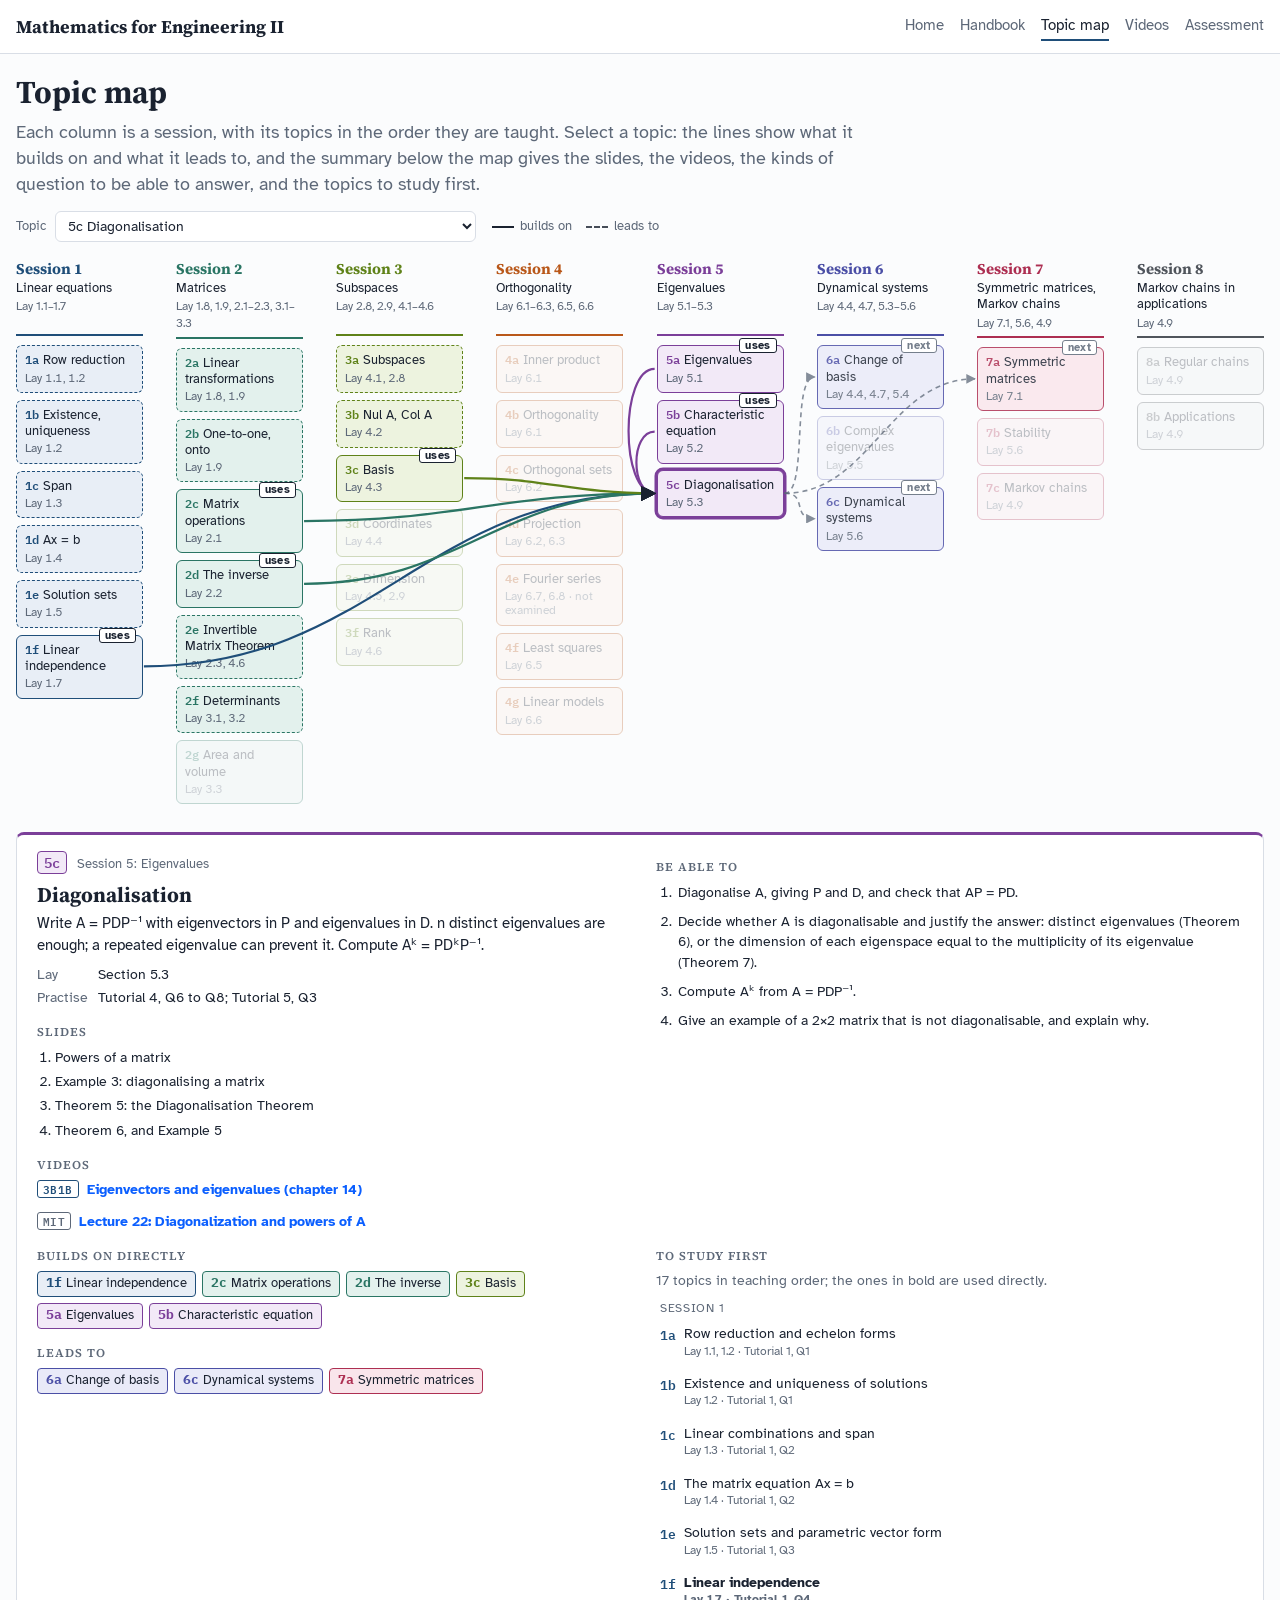
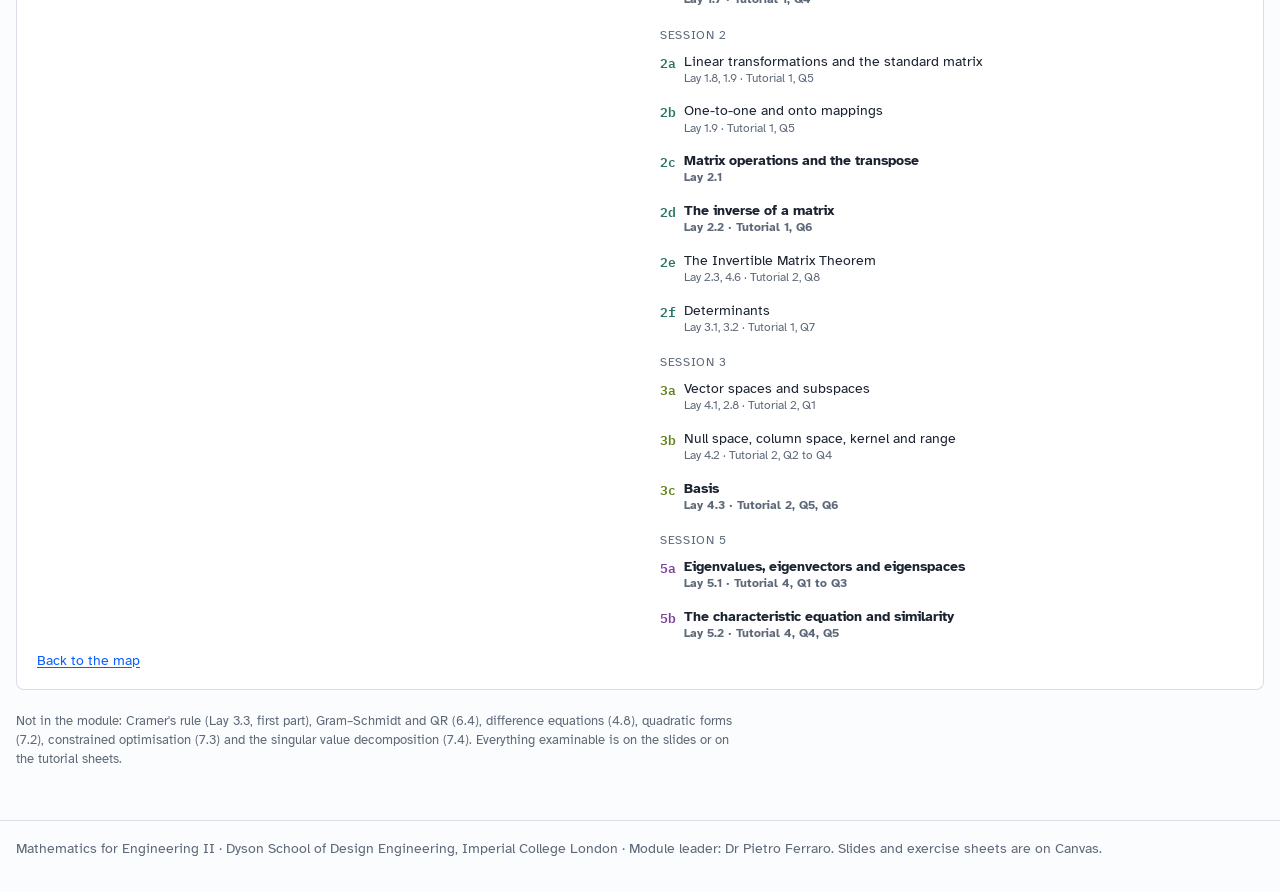
<file: topic-map.html>
<!doctype html>
<html lang="en-GB">
<head>
<meta charset="utf-8">
<meta name="viewport" content="width=device-width, initial-scale=1, viewport-fit=cover">
<title>Topic map · Mathematics for Engineering II</title>
<meta name="description" content="Interactive map of the topics of the module and how they connect.">
<link rel="preconnect" href="https://fonts.googleapis.com">
<link rel="preconnect" href="https://fonts.gstatic.com" crossorigin>
<link rel="stylesheet" media="print" onload="this.media='all'" href="https://fonts.googleapis.com/css2?family=Atkinson+Hyperlegible:ital,wght@0,400;0,700;1,400&family=IBM+Plex+Mono:wght@500;600&family=Source+Serif+4:opsz,wght@8..60,600;8..60,700&display=swap">
<link rel="stylesheet" href="assets/site.css">
<style>
/* Layout: a fixed grid, one column per session, topics in teaching order; a study panel
   beside it on wide screens and below it on narrow ones. Lines appear only for the selected topic. */
:root {
  --bg: #fbfcfd; --surface: #ffffff; --ink: #1a2230; --muted: #5d6878; --line: #d9dee6; --focus: #0b5fff;
  --dim: 0.28;
  --s1: #1f4e79; --t1: #e8eef6; --s2: #2a7564; --t2: #e3f1ed; --s3: #5f8219; --t3: #edf3df;
  --s4: #b9581a; --t4: #fbede2; --s5: #7b3f99; --t5: #f2e9f7; --s6: #4b4fa6; --t6: #e9eaf8;
  --s7: #ad2f52; --t7: #f9e5eb; --s8: #50555c; --t8: #eceef0;
  --f-display: "Source Serif 4", Georgia, "Times New Roman", serif;
  --f-body: "Atkinson Hyperlegible", "Segoe UI", system-ui, -apple-system, sans-serif;
  --f-code: "IBM Plex Mono", ui-monospace, "SFMono-Regular", Menlo, Consolas, monospace;
}
@media (prefers-color-scheme: dark) { :root:not([data-theme="light"]) {
  --bg: #11151b; --surface: #171c24; --ink: #e6eaf0; --muted: #9aa4b2; --line: #2b323d; --focus: #7aa7ff; --dim: 0.25;
  --s1: #7fb0e0; --t1: #1b2838; --s2: #6cc3ad; --t2: #16302a; --s3: #a8c766; --t3: #232e15;
  --s4: #f0a06a; --t4: #3a2416; --s5: #c79ae0; --t5: #2d1f37; --s6: #9fa3f0; --t6: #22233f;
  --s7: #f08aa6; --t7: #3b1b25; --s8: #b7bcc3; --t8: #262a30; color-scheme: dark } }
:root[data-theme="dark"] {
  --bg: #11151b; --surface: #171c24; --ink: #e6eaf0; --muted: #9aa4b2; --line: #2b323d; --focus: #7aa7ff; --dim: 0.25;
  --s1: #7fb0e0; --t1: #1b2838; --s2: #6cc3ad; --t2: #16302a; --s3: #a8c766; --t3: #232e15;
  --s4: #f0a06a; --t4: #3a2416; --s5: #c79ae0; --t5: #2d1f37; --s6: #9fa3f0; --t6: #22233f;
  --s7: #f08aa6; --t7: #3b1b25; --s8: #b7bcc3; --t8: #262a30; color-scheme: dark }

.wrap { font-size: 15px; line-height: 1.45 }
.wrap { max-width: 1560px; margin: 0 auto; padding-block: 20px 40px;
  padding-left: max(16px, env(safe-area-inset-left, 0px)); padding-right: max(16px, env(safe-area-inset-right, 0px)) }
.maphead { display: grid; gap: 4px; margin-bottom: 16px }
.eyebrow { font-size: 12px; letter-spacing: .08em; text-transform: uppercase; color: var(--muted) }
h1 { font-family: var(--f-display); font-weight: 700; font-size: clamp(24px, 3vw, 32px); line-height: 1.15; margin: 0; text-wrap: balance }
.lede { margin: 4px 0 0; color: var(--muted); max-width: 70ch }
.controls { display: flex; flex-wrap: wrap; gap: 8px 16px; align-items: center; margin-top: 10px }
.controls label { font-size: 13px; color: var(--muted); display: flex; gap: 8px; align-items: center; flex: 0 1 460px; min-width: 0 }
select { font: inherit; font-size: 14px; color: var(--ink); background: var(--surface); border: 1px solid var(--line); border-radius: 6px; padding: 5px 8px; width: 100%; min-width: 0 }
.legend { display: flex; flex-wrap: wrap; gap: 6px 14px; font-size: 13px; color: var(--muted) }
.legend span { display: inline-flex; align-items: center; gap: 6px }
.key { width: 22px; height: 0; border-top: 2px solid var(--ink) }
.key.out { border-top-style: dashed; opacity: .8 }

.layout { display: grid; grid-template-columns: minmax(0, 1fr); gap: 28px }

.mapbox { position: relative; min-width: 0 }
.grid { position: relative; display: grid; grid-template-columns: repeat(8, minmax(0, 1fr)); column-gap: clamp(16px, 2.6vw, 44px); row-gap: 10px; z-index: 1 }
@media (max-width: 960px) { .grid { grid-template-columns: repeat(4, minmax(0, 1fr)); column-gap: 12px; row-gap: 22px } }
@media (max-width: 560px) { .grid { grid-template-columns: repeat(2, minmax(0, 1fr)) } }
svg.links { position: absolute; inset: 0; width: 100%; height: 100%; pointer-events: none; z-index: 2; overflow: visible }
@media (max-width: 960px) { svg.links { display: none } }
.back { font-size: 14px; margin-top: 14px }
.back a { color: var(--focus) }

.col { display: flex; flex-direction: column; gap: 7px; min-width: 0 }
.colhead { border-bottom: 2px solid var(--sc); padding-bottom: 5px; margin-bottom: 2px; min-height: 60px }
.colhead b { display: block; font-family: var(--f-display); font-size: 15px; color: var(--sc) }
.colhead span { display: block; font-size: 13px; color: var(--ink); line-height: 1.25 }
.colhead small { display: block; font-size: 11.5px; color: var(--muted); margin-top: 2px }

.topic { all: unset; box-sizing: border-box; cursor: pointer; display: block; width: 100%;
  background: var(--tc); border: 1.5px solid var(--sc); border-radius: 6px; padding: 6px 8px 7px;
  font-size: 13px; line-height: 1.25; color: var(--ink); transition: opacity .15s, box-shadow .15s, transform .15s; position: relative }
.topic .code { font-family: var(--f-code); font-weight: 600; font-size: 12px; color: var(--sc); margin-right: 4px }
.topic .lay { display: block; font-size: 11.5px; color: var(--muted); margin-top: 2px; font-variant-numeric: tabular-nums }
.topic:hover { box-shadow: 0 0 0 2px var(--sc) inset }
.topic:focus-visible { outline: 2.5px solid var(--focus); outline-offset: 2px }
.topic .badge { position: absolute; top: -8px; right: 6px; font-size: 10.5px; font-weight: 700; letter-spacing: .03em;
  padding: 0 5px; border-radius: 3px; background: var(--surface); border: 1px solid currentColor; display: none }
.sel .topic { opacity: var(--dim) }
.sel .topic.is-sel { opacity: 1; box-shadow: 0 0 0 2.5px var(--sc); transform: translateY(-1px) }
.sel .topic.is-pre, .sel .topic.is-anc { opacity: 1 }
.sel .topic.is-anc:not(.is-pre) { border-style: dashed }
.sel .topic.is-next { opacity: .85 }
.sel .topic.is-pre .badge.b-pre, .sel .topic.is-next .badge.b-next { display: block }
.badge.b-pre { color: var(--ink) }
.badge.b-next { color: var(--muted) }

aside.panel { background: var(--surface); border: 1px solid var(--line); border-top: 3px solid var(--pc, var(--line));
  border-radius: 8px; padding: 16px 20px 18px; min-width: 0; scroll-margin-top: 12px }
.pgrid { display: grid; grid-template-columns: minmax(0, 1.1fr) minmax(0, 1.2fr) minmax(0, 1fr) minmax(0, 1fr); gap: 4px 32px }
@media (max-width: 1280px) { .pgrid { grid-template-columns: minmax(0, 1fr) minmax(0, 1fr) } }
ol.qs { margin: 0; padding-left: 20px; font-size: 14px; display: grid; gap: 5px }
ol.qs li { padding-left: 2px }
ul.vids { list-style: none; margin: 0; padding: 0; display: grid; gap: 7px; font-size: 14px }
ul.vids li { display: grid; grid-template-columns: auto minmax(0, 1fr); gap: 8px; align-items: baseline }
.vsrc { font-family: var(--f-code); font-size: 11px; font-weight: 600; letter-spacing: .04em; border: 1px solid currentColor; border-radius: 3px; padding: 0 5px; color: var(--muted); white-space: nowrap }
.vsrc.b1b { color: var(--s1) }
ul.vids a { color: var(--focus); font-weight: 700; text-decoration: none }
ul.vids a:hover { text-decoration: underline }
@media (max-width: 680px) { .pgrid { grid-template-columns: minmax(0, 1fr) } }
.pgrid > div > h3:first-child { margin-top: 8px }
.ptop { display: flex; gap: 10px; align-items: baseline; flex-wrap: wrap }
.pcode { font-family: var(--f-code); font-weight: 600; font-size: 14px; color: var(--pc); border: 1.5px solid var(--pc); background: var(--pt); border-radius: 4px; padding: 0 6px }
.psess { font-size: 13px; color: var(--muted) }
.panel h2 { font-family: var(--f-display); font-size: 21px; line-height: 1.2; margin: 8px 0 6px; text-wrap: balance }
.panel h3 { font-size: 12px; letter-spacing: .08em; text-transform: uppercase; color: var(--muted); margin: 16px 0 6px }
.panel p { margin: 0 }
.panel .nx { display: inline-block; font-size: 12px; font-weight: 700; letter-spacing: .06em; text-transform: uppercase; color: var(--pc); border: 1.5px solid var(--pc); border-radius: 4px; padding: 1px 7px; margin-bottom: 8px }
.pfacts { display: grid; grid-template-columns: auto 1fr; gap: 3px 10px; font-size: 14px; margin-top: 8px }
.pfacts dt { color: var(--muted) }
.pfacts dd { margin: 0 }
.slides { margin: 0; padding-left: 18px; font-size: 14px }
.chips { display: flex; flex-wrap: wrap; gap: 6px }
.chip { all: unset; cursor: pointer; font-size: 13px; padding: 2px 8px 3px; border-radius: 4px; border: 1.5px solid var(--sc); background: var(--tc); color: var(--ink) }
.chip b { font-family: var(--f-code); color: var(--sc); margin-right: 4px }
.chip:focus-visible { outline: 2.5px solid var(--focus); outline-offset: 2px }
.none { font-size: 14px; color: var(--muted) }
.count { font-size: 14px; color: var(--muted); margin-bottom: 6px }
ol.study { list-style: none; margin: 0; padding: 0; display: grid; gap: 2px }
ol.study li { display: grid; grid-template-columns: auto 1fr; gap: 8px; align-items: start; padding: 5px 4px; border-radius: 5px }
ol.study li:hover { background: var(--bg) }
ol.study .sc { font-family: var(--f-code); font-weight: 600; font-size: 12.5px; color: var(--sc); padding-top: 1px }
ol.study button { all: unset; cursor: pointer; font-size: 14px; line-height: 1.3 }
ol.study button:focus-visible { outline: 2px solid var(--focus); outline-offset: 2px }
ol.study small { display: block; font-size: 12px; color: var(--muted) }
ol.study .direct { font-weight: 700 }
.sessgap { font-size: 11.5px; letter-spacing: .06em; text-transform: uppercase; color: var(--muted); margin: 8px 0 2px 4px }
.note { font-size: 13px; color: var(--muted); margin-top: 10px }
.mapnote { margin-top: 22px; font-size: 13px; color: var(--muted); max-width: 90ch }
@media (prefers-reduced-motion: reduce) { .topic { transition: none } }

main.wrap { max-width: 1560px } .bar .in { max-width: 1560px } footer.site { max-width: 1560px } .colhead { min-height: 78px }
</style>
</head>
<body>
<header class="bar"><div class="in"><a class="brand" href="./">Mathematics for Engineering II</a><nav aria-label="Site"><a href="./">Home</a><a href="handbook.html">Handbook</a><a href="topic-map.html" aria-current="page">Topic map</a><a href="videos.html">Videos</a><a href="assessment.html">Assessment</a></nav></div></header>
<main class="wrap">
  <div class="maphead">
    <h1>Topic map</h1>
    <p class="lede">Each column is a session, with its topics in the order they are taught. Select a topic: the lines show what it
      builds on and what it leads to, and the summary below the map gives the slides, the videos, the kinds of question to be able to answer, and the topics to study first.</p>
    <div class="controls">
      <label for="jump">Topic <select id="jump"></select></label>
      <div class="legend" aria-hidden="true">
        <span><i class="key"></i> builds on</span>
        <span><i class="key out"></i> leads to</span>
      </div>
    </div>
  </div>

  <div class="layout">
    <div class="mapbox" id="mapbox">
      <svg class="links" id="links" aria-hidden="true"></svg>
      <div class="grid" id="grid"></div>
    </div>
    <aside class="panel" id="panel" aria-live="polite"></aside>
  </div>

  <p class="mapnote">
    Not in the module: Cramer's rule (Lay 3.3, first part), Gram&ndash;Schmidt and QR (6.4), difference equations (4.8),
    quadratic forms (7.2), constrained optimisation (7.3) and the singular value decomposition (7.4). Everything examinable is on the slides or on
    the tutorial sheets.
  </p>
</main>

<script>
const DATA = {"sessions": {"1": {"title": "Linear equations", "lay": "Lay 1.1–1.7"}, "2": {"title": "Matrices", "lay": "Lay 1.8, 1.9, 2.1–2.3, 3.1–3.3"}, "3": {"title": "Subspaces", "lay": "Lay 2.8, 2.9, 4.1–4.6"}, "4": {"title": "Orthogonality", "lay": "Lay 6.1–6.3, 6.5, 6.6"}, "5": {"title": "Eigenvalues", "lay": "Lay 5.1–5.3"}, "6": {"title": "Dynamical systems", "lay": "Lay 4.4, 4.7, 5.3–5.6"}, "7": {"title": "Symmetric matrices, Markov chains", "lay": "Lay 7.1, 5.6, 4.9"}, "8": {"title": "Markov chains in applications", "lay": "Lay 4.9"}}, "topics": [{"id": "rr", "code": "1a", "s": 1, "short": "Row reduction", "name": "Row reduction and echelon forms", "lay": "1.1, 1.2", "slides": ["Row reduction and echelon forms", "The row reduction algorithm: Example 3", "Example 4: the general solution"], "do": "Reduce an augmented matrix to reduced echelon form, writing every row operation. Identify pivot positions, basic and free variables, and read off the general solution.", "practise": "Tutorial 1, Q1", "videos": [["mit", "Lecture 2: Elimination with matrices", "https://ocw.mit.edu/courses/18-06-linear-algebra-spring-2010/resources/lecture-2-elimination-with-matrices/"]], "questions": ["Row reduce the augmented matrix of a system to reduced echelon form, writing every row operation.", "Identify the pivot positions and pivot columns of a matrix, and say which variables are basic and which are free.", "Write the general solution of a system in terms of its free variables."]}, {"id": "eu", "code": "1b", "s": 1, "short": "Existence, uniqueness", "name": "Existence and uniqueness of solutions", "lay": "1.2", "slides": ["Solutions of linear systems", "Theorem 2: existence and uniqueness"], "do": "Decide from an echelon form whether a system has no solution, exactly one, or infinitely many, and give the reason (Theorem 2).", "practise": "Tutorial 1, Q1", "videos": [["mit", "Lecture 1: The geometry of linear equations", "https://ocw.mit.edu/courses/18-06-linear-algebra-spring-2010/resources/lecture-1-the-geometry-of-linear-equations/"], ["mit", "Lecture 8: Solving Ax = b: row reduced form R", "https://ocw.mit.edu/courses/18-06-linear-algebra-spring-2010/resources/lecture-8-solving-ax-b-row-reduced-form-r/"]], "questions": ["From an echelon form, state whether the system is consistent and, if so, whether the solution is unique. Give the reason (Theorem 2).", "For which values of h is the system consistent? For which values does it have exactly one solution?", "A consistent system has more unknowns than equations. What can be said about the number of solutions?"]}, {"id": "span", "code": "1c", "s": 1, "short": "Span", "name": "Linear combinations and span", "lay": "1.3", "slides": ["Linear combinations and span", "Example 6: span, geometrically"], "do": "Write a linear combination as a vector equation. Decide whether b is in Span{a₁, …, aₙ}. Picture a span as a line or a plane through the origin.", "practise": "Tutorial 1, Q2", "videos": [["3b1b", "Linear combinations, span, and basis vectors (chapter 2)", "https://www.3blue1brown.com/lessons/span"], ["mit", "Lecture 1: The geometry of linear equations", "https://ocw.mit.edu/courses/18-06-linear-algebra-spring-2010/resources/lecture-1-the-geometry-of-linear-equations/"]], "questions": ["Determine whether b is a linear combination of a₁, a₂, a₃ and, if it is, find the weights.", "Describe Span{v₁, v₂} geometrically as a subset of ℝ³ (a line, a plane).", "For which values of h is b in Span{a₁, a₂}?"]}, {"id": "axb", "code": "1d", "s": 1, "short": "Ax = b", "name": "The matrix equation Ax = b", "lay": "1.4", "slides": ["The product Ax", "Example 8: is Ax = b consistent for every b?", "Theorems 4 and 5"], "do": "Write a system as Ax = b. Know when the columns of A span ℝᵐ (Theorem 4: a pivot in every row).", "practise": "Tutorial 1, Q2", "videos": [["3b1b", "Linear combinations, span, and basis vectors (chapter 2)", "https://www.3blue1brown.com/lessons/span"], ["mit", "Lecture 1: The geometry of linear equations", "https://ocw.mit.edu/courses/18-06-linear-algebra-spring-2010/resources/lecture-1-the-geometry-of-linear-equations/"]], "questions": ["Write a system of equations as a vector equation and as a matrix equation Ax = b.", "Compute Ax both as a linear combination of the columns of A and by the row-vector rule.", "Do the columns of A span ℝᵐ? Does Ax = b have a solution for every b? Justify by the pivot positions (Theorem 4)."]}, {"id": "sol", "code": "1e", "s": 1, "short": "Solution sets", "name": "Solution sets and parametric vector form", "lay": "1.5", "slides": ["Homogeneous linear systems", "Example 10: a nonhomogeneous system"], "do": "Write the solution set of Ax = 0 and of Ax = b in parametric vector form. The solutions of Ax = b are those of Ax = 0 translated by one particular solution (Theorem 6).", "practise": "Tutorial 1, Q3", "videos": [["mit", "Lecture 7: Solving Ax = 0: pivot variables, special solutions", "https://ocw.mit.edu/courses/18-06-linear-algebra-spring-2010/resources/lecture-7-solving-ax-0-pivot-variables-special-solutions/"], ["mit", "Lecture 8: Solving Ax = b: row reduced form R", "https://ocw.mit.edu/courses/18-06-linear-algebra-spring-2010/resources/lecture-8-solving-ax-b-row-reduced-form-r/"]], "questions": ["Write the solution set of Ax = 0 in parametric vector form.", "Write the solution set of Ax = b in parametric vector form and describe it geometrically, in relation to the solution set of Ax = 0 (Theorem 6).", "Decide whether a homogeneous system has a nontrivial solution."]}, {"id": "li", "code": "1f", "s": 1, "short": "Linear independence", "name": "Linear independence", "lay": "1.7", "slides": ["Linear independence: the definition", "Theorem 7", "Theorem 8", "Theorem 9"], "do": "Test a set of vectors by row reduction; find a dependence relation. Know Theorems 7 to 9: more vectors than entries, or a set containing 0, is dependent.", "practise": "Tutorial 1, Q4", "videos": [["3b1b", "Linear combinations, span, and basis vectors (chapter 2)", "https://www.3blue1brown.com/lessons/span"], ["mit", "Lecture 9: Independence, basis, and dimension", "https://ocw.mit.edu/courses/18-06-linear-algebra-spring-2010/resources/lecture-9-independence-basis-and-dimension/"]], "questions": ["Determine whether a set of vectors is linearly independent and, if it is not, find a linear dependence relation.", "For which values of h are the vectors linearly dependent?", "Decide without calculation whether a set is linearly dependent (more vectors than entries, a zero vector, one vector a multiple of another), naming the theorem used.", "Are the columns of A linearly independent? Relate the answer to the solutions of Ax = 0."]}, {"id": "lt", "code": "2a", "s": 2, "short": "Linear transformations", "name": "Linear transformations and the standard matrix", "lay": "1.8, 1.9", "slides": ["Linear transformations", "Theorem 10: the standard matrix", "Example 3: the rotation matrix"], "do": "Find the standard matrix of T from T(e₁), …, T(eₙ). Recognise a shear and a rotation.", "practise": "Tutorial 1, Q5", "videos": [["3b1b", "Linear transformations and matrices (chapter 3)", "https://www.3blue1brown.com/lessons/linear-transformations"], ["3b1b", "Three-dimensional linear transformations (chapter 5)", "https://www.3blue1brown.com/lessons/3d-transformations"]], "questions": ["Show that a given mapping is linear, or show that it is not.", "Find the standard matrix of T from T(e₁), …, T(eₙ) (Theorem 10).", "Find the standard matrix of a rotation through a given angle, a reflection, a shear or a projection, and sketch what it does to the unit square.", "Find the image of a vector under T, and find all x whose image is a given b."]}, {"id": "oo", "code": "2b", "s": 2, "short": "One-to-one, onto", "name": "One-to-one and onto mappings", "lay": "1.9", "slides": ["Onto and one-to-one; Theorem 12", "Example 4"], "do": "Decide whether x ↦ Ax is one-to-one (a pivot in every column) and onto (a pivot in every row), by Theorem 12.", "practise": "Tutorial 1, Q5", "videos": [["3b1b", "Nonsquare matrices as transformations between dimensions (chapter 8)", "https://www.3blue1brown.com/lessons/nonsquare-matrices"], ["3b1b", "Inverse matrices, column space and null space (chapter 7)", "https://www.3blue1brown.com/lessons/inverse-matrices"]], "questions": ["Decide whether x ↦ Ax is one-to-one, and whether it is onto, from the pivot positions of A (Theorem 12).", "Explain why a linear transformation ℝ² → ℝ³ cannot be onto, and why one from ℝ³ → ℝ² cannot be one-to-one.", "State what it means for T to be one-to-one in terms of the solutions of T(x) = 0 (Theorem 11)."]}, {"id": "mops", "code": "2c", "s": 2, "short": "Matrix operations", "name": "Matrix operations and the transpose", "lay": "2.1", "slides": ["Matrix multiplication", "Theorem 2, and three warnings", "Powers, and the transpose"], "do": "Multiply matrices by the row-column rule. Know that AB is not BA in general, and the rules for the transpose.", "practise": "", "videos": [["3b1b", "Matrix multiplication as composition (chapter 4)", "https://www.3blue1brown.com/lessons/matrix-multiplication"], ["mit", "Lecture 3: Multiplication and inverse matrices", "https://ocw.mit.edu/courses/18-06-linear-algebra-spring-2010/resources/lecture-3-multiplication-and-inverse-matrices/"]], "questions": ["Compute AB, BA, Aᵀ and (AB)ᵀ, stating which products are defined.", "Give an example showing that AB ≠ BA, or that AB = 0 does not imply A = 0 or B = 0.", "Find one column, or one entry, of AB without computing the whole product.", "Compute Aᵏ for a diagonal matrix and for a 2×2 matrix."]}, {"id": "inv", "code": "2d", "s": 2, "short": "The inverse", "name": "The inverse of a matrix", "lay": "2.2", "slides": ["Invertible matrices", "Theorem 4: the 2×2 case", "Theorem 7, and an algorithm for finding the inverse"], "do": "Compute the inverse by row reducing [A I] and check that AA⁻¹ = I. Use the 2×2 formula.", "practise": "Tutorial 1, Q6", "videos": [["3b1b", "Inverse matrices, column space and null space (chapter 7)", "https://www.3blue1brown.com/lessons/inverse-matrices"], ["mit", "Lecture 3: Multiplication and inverse matrices", "https://ocw.mit.edu/courses/18-06-linear-algebra-spring-2010/resources/lecture-3-multiplication-and-inverse-matrices/"]], "questions": ["Compute A⁻¹ by row reducing [A I], and check that AA⁻¹ = I.", "Use the 2×2 formula, and state when a 2×2 matrix is not invertible.", "Solve Ax = b using A⁻¹ (Theorem 5).", "Express (AB)⁻¹ and (Aᵀ)⁻¹ in terms of A⁻¹ and B⁻¹ (Theorem 6)."]}, {"id": "imt", "code": "2e", "s": 2, "short": "Invertible Matrix Theorem", "name": "The Invertible Matrix Theorem", "lay": "2.3, 4.6", "slides": ["Theorem 8: the Invertible Matrix Theorem", "Session 3: The Invertible Matrix Theorem (continued)"], "do": "State the equivalent conditions and use them: n pivots, independent columns, columns spanning ℝⁿ, det A ≠ 0, Nul A = {0}, rank A = n.", "practise": "Tutorial 2, Q8", "videos": [["3b1b", "Inverse matrices, column space and null space (chapter 7)", "https://www.3blue1brown.com/lessons/inverse-matrices"]], "questions": ["Decide whether a square matrix is invertible, by a method of your choice, and name the condition used.", "Given one fact about a square matrix (the columns are linearly dependent, det A = 0, Nul A ≠ {0}, rank A < n), say which other statements of the theorem follow.", "Explain why a square matrix with a pivot in every row defines a transformation that is also one-to-one.", "Is T invertible? If so, find the standard matrix of T⁻¹."]}, {"id": "det", "code": "2f", "s": 2, "short": "Determinants", "name": "Determinants", "lay": "3.1, 3.2", "slides": ["Theorem 1: cofactor expansion", "Theorem 3: row operations", "Determinants by Gaussian elimination", "Theorems 5 and 6"], "do": "Compute a determinant by cofactor expansion along a convenient row or column, and by row reduction to triangular form. Know det of a transpose, a product and an inverse.", "practise": "Tutorial 1, Q7", "videos": [["3b1b", "The determinant (chapter 6)", "https://www.youtube.com/watch?v=Ip3X9LOh2dk"], ["mit", "Lecture 18: Properties of determinants", "https://ocw.mit.edu/courses/18-06-linear-algebra-spring-2010/resources/lecture-18-properties-of-determinants/"], ["mit", "Lecture 19: Determinant formulas and cofactors", "https://ocw.mit.edu/courses/18-06-linear-algebra-spring-2010/resources/lecture-19-determinant-formulas-and-cofactors/"]], "questions": ["Compute a 3×3 or 4×4 determinant by cofactor expansion along a row or column that contains zeros.", "Compute a determinant by row reduction to triangular form, keeping track of interchanges and scalings.", "Given det A, find det(2A), det Aᵀ, det A⁻¹, det(AB) and det A³.", "For which values of k is the matrix invertible?"]}, {"id": "vol", "code": "2g", "s": 2, "short": "Area and volume", "name": "Determinants as area and volume", "lay": "3.3", "slides": ["Theorem 9: determinants as area and volume", "Theorem 10 of Chapter 3: how T changes areas"], "do": "|det A| is the area or volume spanned by the columns, and the factor by which x ↦ Ax scales areas.", "practise": "Tutorial 1, Q8", "videos": [["3b1b", "The determinant (chapter 6)", "https://www.youtube.com/watch?v=Ip3X9LOh2dk"]], "questions": ["Find the area of a parallelogram, or the volume of a parallelepiped, from a determinant.", "Find the area of the image of a region under x ↦ Ax (Theorem 10).", "Find the area of a triangle with given vertices, or of an ellipse as the image of a disc."]}, {"id": "vs", "code": "3a", "s": 3, "short": "Subspaces", "name": "Vector spaces and subspaces", "lay": "4.1, 2.8", "slides": ["Vector spaces", "Subspaces", "Example 1: subspaces of ℝⁿ"], "do": "Check the three properties of a subspace. A span is always a subspace (Theorem 1). Examples beyond ℝⁿ: polynomials, functions.", "practise": "Tutorial 2, Q1", "videos": [["3b1b", "Abstract vector spaces (chapter 16)", "https://www.youtube.com/watch?v=TgKwz5Ikpc8"], ["mit", "Lecture 5: Transposes, permutations, spaces Rⁿ", "https://ocw.mit.edu/courses/18-06-linear-algebra-spring-2010/resources/lecture-5-transposes-permutations-spaces-r-n/"]], "questions": ["Decide whether a given set is a subspace of ℝⁿ, or of the polynomials, by checking the three properties or exhibiting a failure.", "Show that a set is a subspace by writing it as a span (Theorem 1).", "Is the solution set of Ax = b a subspace? Distinguish the cases b = 0 and b ≠ 0."]}, {"id": "nc", "code": "3b", "s": 3, "short": "Nul A, Col A", "name": "Null space, column space, kernel and range", "lay": "4.2", "slides": ["The null space of a matrix", "The column space of a matrix", "Contrast between Nul A and Col A", "Kernel and range of a linear transformation"], "do": "Find a spanning set for Nul A by solving Ax = 0. Test whether b is in Col A by row reducing [A b]. Know which space each one lives in.", "practise": "Tutorial 2, Q2 to Q4", "videos": [["3b1b", "Inverse matrices, column space and null space (chapter 7)", "https://www.3blue1brown.com/lessons/inverse-matrices"], ["mit", "Lecture 6: Column space and nullspace", "https://ocw.mit.edu/courses/18-06-linear-algebra-spring-2010/resources/lecture-6-column-space-and-nullspace/"], ["mit", "Lecture 7: Solving Ax = 0: pivot variables, special solutions", "https://ocw.mit.edu/courses/18-06-linear-algebra-spring-2010/resources/lecture-7-solving-ax-0-pivot-variables-special-solutions/"]], "questions": ["Find a spanning set for Nul A.", "Decide whether a given vector is in Nul A, and whether it is in Col A.", "For A of size m×n, say which of ℝⁿ and ℝᵐ each of Nul A and Col A is a subspace of.", "Find the kernel and the range of a linear transformation, for example differentiation on polynomials."]}, {"id": "bas", "code": "3c", "s": 3, "short": "Basis", "name": "Basis", "lay": "4.3", "slides": ["Basis", "Theorems 5 and 6", "What a basis is"], "do": "The pivot columns of A form a basis for Col A (Theorem 6). Discard redundant vectors from a spanning set (Theorem 5).", "practise": "Tutorial 2, Q5, Q6", "videos": [["3b1b", "Linear combinations, span, and basis vectors (chapter 2)", "https://www.3blue1brown.com/lessons/span"], ["mit", "Lecture 9: Independence, basis, and dimension", "https://ocw.mit.edu/courses/18-06-linear-algebra-spring-2010/resources/lecture-9-independence-basis-and-dimension/"]], "questions": ["Find a basis for Nul A and a basis for Col A.", "Decide whether a given set of vectors is a basis for ℝⁿ, or for a given subspace.", "Reduce a spanning set to a basis (the Spanning Set Theorem), stating which vectors are discarded and why.", "Explain why the pivot columns of A, and not those of its echelon form, form a basis for Col A."]}, {"id": "coo", "code": "3d", "s": 3, "short": "Coordinates", "name": "Coordinate systems", "lay": "4.4", "slides": ["More than one basis", "Theorem 7: the Unique Representation Theorem", "Examples 1 and 2", "Example 7"], "do": "Find the coordinate vector of x relative to a basis by solving c₁b₁ + ... + cₙbₙ = x (Theorem 7). A basis draws a grid on the subspace.", "practise": "Tutorial 2, Q6, Q7", "videos": [["3b1b", "Change of basis (chapter 13)", "https://www.3blue1brown.com/lessons/change-of-basis"]], "questions": ["Find the coordinate vector [x]ℬ of x relative to a basis ℬ.", "Given [x]ℬ, find x.", "Find the change-of-coordinates matrix Pℬ and use it.", "Find the coordinates of a polynomial relative to a basis of ℙ₂."]}, {"id": "dim", "code": "3e", "s": 3, "short": "Dimension", "name": "Dimension", "lay": "4.5, 2.9", "slides": ["Theorems 9 and 10", "Dimension", "Example 4: the subspaces of ℝ³", "The dimensions of Nul A and Col A"], "do": "Every basis has the same number of vectors. dim Nul A is the number of free variables and dim Col A the number of pivot columns.", "practise": "Tutorial 2, Q8", "videos": [["mit", "Lecture 9: Independence, basis, and dimension", "https://ocw.mit.edu/courses/18-06-linear-algebra-spring-2010/resources/lecture-9-independence-basis-and-dimension/"]], "questions": ["Find the dimension of a subspace, of Nul A and of Col A.", "Read the dimensions of Nul A and Col A from an echelon form without further calculation.", "Decide whether a set of vectors is a basis for a subspace of known dimension (the Basis Theorem).", "List the subspaces of ℝ³ by dimension."]}, {"id": "rk", "code": "3f", "s": 3, "short": "Rank", "name": "Rank and the Rank Theorem", "lay": "4.6", "slides": ["Rank, and the Rank Theorem", "Examples 3 and 4", "The Invertible Matrix Theorem (continued)"], "do": "rank A = dim Col A, and rank A + dim Nul A = n. Use it for dimension counts.", "practise": "Tutorial 2, Q5, Q8", "videos": [["mit", "Lecture 10: The four fundamental subspaces", "https://ocw.mit.edu/courses/18-06-linear-algebra-spring-2010/resources/lecture-10-the-four-fundamental-subspaces/"]], "questions": ["Find rank A and dim Nul A, and check that they satisfy the Rank Theorem.", "A is 5×7 with rank 3. Find dim Nul A, dim Col A and dim Row A. Can the columns of A span ℝ⁵?", "Can a 6×4 matrix have a null space of dimension 0? Of dimension 5?", "Relate rank A = n to the invertibility of a square matrix A."]}, {"id": "ip", "code": "4a", "s": 4, "short": "Inner product", "name": "Inner product, length and distance", "lay": "6.1", "slides": ["The inner product", "Theorem 1", "The length of a vector", "Where the inner product comes from", "Distance in ℝⁿ", "Angles in ℝ² and ℝ³"], "do": "Compute u · v, the length of v, the distance between two vectors, a unit vector, and the angle between two vectors.", "practise": "Tutorial 3, Q1", "videos": [["3b1b", "Dot products and duality (chapter 9)", "https://www.3blue1brown.com/lessons/dot-products"]], "questions": ["Compute u · v, ‖v‖, the distance between u and v, and the unit vector in the direction of v.", "Find the angle between two vectors.", "Find all vectors orthogonal to a given vector in ℝ³."]}, {"id": "orth", "code": "4b", "s": 4, "short": "Orthogonality", "name": "Orthogonality and orthogonal complements", "lay": "6.1", "slides": ["Orthogonal vectors, and Theorem 2", "Orthogonal complements", "Theorem 3", "Theorem 3, in a picture"], "do": "u and v are orthogonal when u · v = 0. The Pythagorean Theorem. The orthogonal complement of a subspace. (Row A)⊥ = Nul A and (Col A)⊥ = Nul Aᵀ (Theorem 3).", "practise": "Tutorial 3, Q2", "videos": [["mit", "Lecture 14: Orthogonal vectors and subspaces", "https://ocw.mit.edu/courses/18-06-linear-algebra-spring-2010/resources/lecture-14-orthogonal-vectors-and-subspaces/"]], "questions": ["Verify that two vectors are orthogonal, and verify the Pythagorean Theorem for them.", "Find a basis for W⊥ for a given subspace W, using Theorem 3.", "For a given A, compute Row A and Nul A and verify that (Row A)⊥ = Nul A.", "Decide whether a given vector is in W⊥."]}, {"id": "os", "code": "4c", "s": 4, "short": "Orthogonal sets", "name": "Orthogonal and orthonormal sets", "lay": "6.2", "slides": ["Orthogonal sets, and Theorem 4", "Example 1", "Theorem 5", "Orthonormal sets, and Theorems 6 and 7", "Orthogonal matrices"], "do": "An orthogonal set of nonzero vectors is independent (Theorem 4). Weights in an orthogonal basis by one inner product each (Theorem 5). UᵀU = I and orthogonal matrices (Theorems 6, 7).", "practise": "Tutorial 3, Q3, Q6", "videos": [["mit", "Lecture 17: Orthogonal matrices and Gram-Schmidt (first half)", "https://ocw.mit.edu/courses/18-06-linear-algebra-spring-2010/resources/lecture-17-orthogonal-matrices-and-gram-schmidt/"]], "questions": ["Decide whether a set is orthogonal, and whether it is orthonormal; normalise an orthogonal set.", "Express a vector as a linear combination of an orthogonal basis by Theorem 5, without row reduction.", "Decide whether a matrix is orthogonal, and find its inverse by transposition.", "Explain why an orthogonal set of nonzero vectors is linearly independent."]}, {"id": "proj", "code": "4d", "s": 4, "short": "Projection", "name": "Orthogonal projection and best approximation", "lay": "6.2, 6.3", "slides": ["An orthogonal projection", "Theorem 8: the Orthogonal Decomposition Theorem", "Example: projection onto a line", "Example: projection onto a plane", "Theorem 9: the Best Approximation Theorem", "Theorem 10"], "do": "Project onto a line and onto a subspace with an orthogonal basis (Theorem 8). The projection is the closest point (Theorem 9); the distance to the subspace is the length of y minus its projection.", "practise": "Tutorial 3, Q4 to Q6", "videos": [["mit", "Lecture 15: Projections onto subspaces", "https://ocw.mit.edu/courses/18-06-linear-algebra-spring-2010/resources/lecture-15-projections-onto-subspaces/"]], "questions": ["Find the orthogonal projection of y onto a line, and the component of y orthogonal to the line.", "Find the orthogonal projection of y onto a subspace W with a given orthogonal basis, and write y = ŷ + z.", "Find the closest point in W to y, and the distance from y to W.", "Find the projection matrix UUᵀ for an orthonormal basis of W."]}, {"id": "fou", "code": "4e", "s": 4, "short": "Fourier series", "name": "Inner product for functions, Fourier series", "lay": "6.7, 6.8", "slides": ["An inner product for functions", "Example: Fourier series"], "do": "Not examined. The inner product of two functions is an integral, and the Fourier coefficients are projection weights: the same construction as in 4d, applied to functions.", "practise": "", "videos": [["3b1b", "But what is a Fourier series?", "https://www.3blue1brown.com/lessons/fourier-series"]], "questions": ["This topic is not examined. It is in the module to show that the inner product and orthogonal projection apply beyond ℝⁿ.", "Nothing to prepare for the examination. If interested: verify that sin t and cos t are orthogonal on [0, 2π], and see why the Fourier coefficients are projection weights."]}, {"id": "ls", "code": "4f", "s": 4, "short": "Least squares", "name": "Least squares and the normal equations", "lay": "6.5", "slides": ["Example: an inconsistent system", "The least-squares problem", "The normal equations, and Theorem 13", "Example 1", "Theorem 14", "The least-squares error"], "do": "When Ax = b has no solution, solve the normal equations AᵀA x = Aᵀb (Theorem 13). Compute the residual and the least-squares error, and explain why A x̂ is the projection of b onto Col A.", "practise": "Tutorial 3, Q7", "videos": [["mit", "Lecture 16: Projection matrices and least squares", "https://ocw.mit.edu/courses/18-06-linear-algebra-spring-2010/resources/lecture-16-projection-matrices-and-least-squares/"]], "questions": ["Show that Ax = b is inconsistent, then find its least-squares solution from the normal equations.", "Compute the least-squares error ‖b − Ax̂‖.", "Explain why Ax̂ is the orthogonal projection of b onto Col A, and why the residual is orthogonal to every column of A.", "Find the least-squares solution when the columns of A are orthogonal, without the normal equations."]}, {"id": "lm", "code": "4g", "s": 4, "short": "Linear models", "name": "Linear models and least-squares lines", "lay": "6.6", "slides": ["Least-squares lines", "The least-squares line as a least-squares problem", "Example 1", "The general linear model"], "do": "Set up Xβ = y for a line, and know how the design matrix changes for a parabola. Find the least-squares line and say what its coefficients mean.", "practise": "Tutorial 3, Q8", "videos": [["mit", "Lecture 16: Projection matrices and least squares", "https://ocw.mit.edu/courses/18-06-linear-algebra-spring-2010/resources/lecture-16-projection-matrices-and-least-squares/"]], "questions": ["Find the least-squares line y = β₀ + β₁x through given data points, writing out X and y.", "Write the design matrix for a parabola y = β₀ + β₁x + β₂x², or for a model y = β₁cos x + β₂sin x.", "Say what the coefficients mean in the engineering context, and compute the residuals."]}, {"id": "ev", "code": "5a", "s": 5, "short": "Eigenvalues", "name": "Eigenvalues, eigenvectors and eigenspaces", "lay": "5.1", "slides": ["Definition", "Example: checking eigenvectors", "Eigenspaces", "The eigenvalue 0, and Theorem 2"], "do": "Av = λ v. Check whether a vector is an eigenvector; find the eigenspace as Nul(A - λ I). Eigenvalues of a triangular matrix. Eigenvectors for distinct eigenvalues are independent. 0 is an eigenvalue exactly when A is not invertible.", "practise": "Tutorial 4, Q1 to Q3", "videos": [["3b1b", "Eigenvectors and eigenvalues (chapter 14)", "https://www.3blue1brown.com/lessons/eigenvalues"], ["mit", "Lecture 21: Eigenvalues and eigenvectors", "https://ocw.mit.edu/courses/18-06-linear-algebra-spring-2010/resources/lecture-21-eigenvalues-and-eigenvectors/"]], "questions": ["Decide whether a given vector is an eigenvector of A and, if it is, find its eigenvalue.", "Decide whether a given number is an eigenvalue of A, and find a basis for the eigenspace.", "Read the eigenvalues of a triangular matrix.", "Explain why 0 is an eigenvalue of A exactly when A is not invertible, and why eigenvectors for distinct eigenvalues are linearly independent (Theorem 2)."]}, {"id": "ch", "code": "5b", "s": 5, "short": "Characteristic equation", "name": "The characteristic equation and similarity", "lay": "5.2", "slides": ["The characteristic equation", "Theorem 1, and Example 5", "Multiplicity, and Example 4", "Similarity, and Theorem 4"], "do": "Find the eigenvalues from det(A - λ I) = 0 for a 2×2 matrix and a convenient 3×3 matrix. Similar matrices have the same characteristic polynomial.", "practise": "Tutorial 4, Q4, Q5", "videos": [["3b1b", "A quick trick for computing eigenvalues (chapter 15)", "https://www.3blue1brown.com/lessons/quick-eigen"], ["mit", "Lecture 21: Eigenvalues and eigenvectors", "https://ocw.mit.edu/courses/18-06-linear-algebra-spring-2010/resources/lecture-21-eigenvalues-and-eigenvectors/"]], "questions": ["Find the characteristic polynomial and the eigenvalues of a 2×2 matrix, and of a 3×3 matrix with a convenient row or column.", "State the multiplicity of each eigenvalue.", "Given A = PBP⁻¹, find the eigenvalues of A, and explain why similar matrices have the same characteristic polynomial (Theorem 4).", "Find the eigenvalues as a function of a parameter, and say for which values they are real."]}, {"id": "dg", "code": "5c", "s": 5, "short": "Diagonalisation", "name": "Diagonalisation", "lay": "5.3", "slides": ["Powers of a matrix", "Example 3: diagonalising a matrix", "Theorem 5: the Diagonalisation Theorem", "Theorem 6, and Example 5"], "do": "Write A = PDP⁻¹ with eigenvectors in P and eigenvalues in D. n distinct eigenvalues are enough; a repeated eigenvalue can prevent it. Compute Aᵏ = PDᵏP⁻¹.", "practise": "Tutorial 4, Q6 to Q8; Tutorial 5, Q3", "videos": [["3b1b", "Eigenvectors and eigenvalues (chapter 14)", "https://www.3blue1brown.com/lessons/eigenvalues"], ["mit", "Lecture 22: Diagonalization and powers of A", "https://ocw.mit.edu/courses/18-06-linear-algebra-spring-2010/resources/lecture-22-diagonalization-and-powers-of-a/"]], "questions": ["Diagonalise A, giving P and D, and check that AP = PD.", "Decide whether A is diagonalisable and justify the answer: distinct eigenvalues (Theorem 6), or the dimension of each eigenspace equal to the multiplicity of its eigenvalue (Theorem 7).", "Compute Aᵏ from A = PDP⁻¹.", "Give an example of a 2×2 matrix that is not diagonalisable, and explain why."]}, {"id": "cb", "code": "6a", "s": 6, "short": "Change of basis", "name": "Change of basis and the matrix of a transformation", "lay": "4.4, 4.7, 5.4", "slides": ["Coordinates relative to a basis", "The change-of-coordinates matrix", "Theorem 8: the general statement", "Theorem 7"], "do": "The change-of-coordinates matrix between two bases. Relative to a basis of eigenvectors, the matrix of x ↦ Ax is diagonal.", "practise": "Tutorial 5, Q1, Q2", "videos": [["3b1b", "Change of basis (chapter 13)", "https://www.3blue1brown.com/lessons/change-of-basis"], ["mit", "Lecture 31: Change of basis; image compression", "https://ocw.mit.edu/courses/18-06-linear-algebra-spring-2010/resources/lecture-31-change-of-basis-image-compression/"]], "questions": ["Find the change-of-coordinates matrix from ℬ to 𝒞, and use it to convert [x]ℬ to [x]𝒞.", "Find the matrix of a linear transformation relative to a basis ℬ.", "Find the ℬ-matrix of x ↦ Ax when ℬ is a basis of eigenvectors, and explain why it is diagonal (Theorem 8)."]}, {"id": "cx", "code": "6b", "s": 6, "short": "Complex eigenvalues", "name": "Complex eigenvalues", "lay": "5.5", "slides": ["Example 1: a rotation", "Complex eigenvalues and eigenvectors", "Conjugate pairs"], "do": "A real 2×2 matrix with eigenvalues a ± bi acts as a rotation through an angle φ combined with a scaling by r = |λ|. Find r and φ.", "practise": "Tutorial 5, Q4", "videos": [["mit", "Lecture 21: Eigenvalues and eigenvectors", "https://ocw.mit.edu/courses/18-06-linear-algebra-spring-2010/resources/lecture-21-eigenvalues-and-eigenvectors/"]], "questions": ["Find the complex eigenvalues and eigenvectors of a real 2×2 matrix.", "Write A = PCP⁻¹ with C a rotation-scaling matrix (Theorem 9), and find r = |λ| and the angle φ.", "Describe the action of A on ℝ² as a rotation combined with a scaling."]}, {"id": "dyn", "code": "6c", "s": 6, "short": "Dynamical systems", "name": "Discrete dynamical systems", "lay": "5.6", "slides": ["Systems observed in steps", "The solution in terms of eigenvectors", "The dominant eigenvalue", "Example 2: trajectories, and the origin as an attractor"], "do": "Write x₀ in the eigenvector basis and read off xₖ = c₁ λ₁ᵏ v₁ + … + cₙ λₙᵏ vₙ. Find the long-run growth rate and direction from the dominant eigenvalue and its eigenvector.", "practise": "Tutorial 5, Q5 to Q7", "videos": [["mit", "Lecture 22: Diagonalization and powers of A", "https://ocw.mit.edu/courses/18-06-linear-algebra-spring-2010/resources/lecture-22-diagonalization-and-powers-of-a/"]], "questions": ["Given A and x₀, write xₖ in terms of the eigenvalues and eigenvectors of A, and find its long-run behaviour.", "For a population model, find the long-run growth rate and the long-run proportions of the populations.", "Decide which initial states do not lead to growth."]}, {"id": "sym", "code": "7a", "s": 7, "short": "Symmetric matrices", "name": "Symmetric matrices and the spectral theorem", "lay": "7.1", "slides": ["Symmetric matrices", "The Spectral Theorem"], "do": "Eigenvectors of a symmetric matrix for different eigenvalues are orthogonal. Orthogonally diagonalise: A = PDPᵀ with P orthogonal.", "practise": "Tutorial 6, Q1, Q2", "videos": [["mit", "Lecture 25: Symmetric matrices and positive definiteness", "https://ocw.mit.edu/courses/18-06-linear-algebra-spring-2010/resources/lecture-25-symmetric-matrices-and-positive-definiteness/"]], "questions": ["Orthogonally diagonalise a symmetric matrix: find an orthogonal P and a diagonal D with A = PDPᵀ.", "Use Theorem 1 to find one eigenvector of a symmetric 2×2 matrix from another.", "Explain why a symmetric matrix is always diagonalisable, and why a matrix that is not symmetric cannot be orthogonally diagonalised."]}, {"id": "stab", "code": "7b", "s": 7, "short": "Stability", "name": "Attractors, repellers, saddle points and stability", "lay": "5.6", "slides": ["Stability of a system observed in steps", "Example 3: the origin as a repeller", "Example 4: the origin as a saddle point", "Complex eigenvalues", "The origin of a 2×2 system xₖ₊₁ = Axₖ"], "do": "Classify the origin of xₖ₊₁ = Axₖ from the eigenvalues: attractor, repeller, saddle point, or spiral when they are complex. Give the directions of greatest attraction and repulsion. The system is stable when every |λ| < 1.", "practise": "Tutorial 6, Q3, Q4", "videos": [["mit", "Lecture 22: Diagonalization and powers of A", "https://ocw.mit.edu/courses/18-06-linear-algebra-spring-2010/resources/lecture-22-diagonalization-and-powers-of-a/"]], "questions": ["Classify the origin as an attractor, a repeller or a saddle point from the eigenvalues, and give the directions of greatest attraction and repulsion.", "Sketch typical trajectories, using the eigenvector lines.", "For complex eigenvalues, decide from |λ| whether the trajectories spiral inward or outward.", "Decide whether a system is stable."]}, {"id": "mk", "code": "7c", "s": 7, "short": "Markov chains", "name": "Markov chains, steady states and the Perron–Frobenius theorem", "lay": "4.9", "slides": ["A state diagram: two states", "Example 1: from one year to the next", "Probability vectors and stochastic matrices", "Markov chains as discrete dynamical systems", "The Perron–Frobenius theorem", "Why xₖ converges to q"], "do": "Draw the state diagram of a system described in words and write its stochastic matrix. Compute xₖ₊₁ = Pxₖ. For a regular P, the Perron–Frobenius theorem gives a unique steady-state vector q, an eigenvector for the eigenvalue 1, and xₖ → q from every x₀. Find q from (P − I)q = 0.", "practise": "Tutorial 6, Q5 to Q7", "videos": [["mit", "Lecture 24: Markov matrices; Fourier series", "https://ocw.mit.edu/courses/18-06-linear-algebra-spring-2010/resources/lecture-24-markov-matrices-fourier-series/"]], "questions": ["Draw the state diagram of a system described in words, and write its stochastic matrix.", "Compute the state vector after one step and after two steps, and explain each entry as a sum over paths.", "Decide whether P is regular, and state what the Perron–Frobenius theorem says about x₀, x₁, x₂, …", "Find the steady-state vector by solving (P − I)q = 0 and normalising.", "Explain, with xₖ = c₁q + c₂λ₂ᵏv₂ + …, why xₖ converges to q."]}, {"id": "reg", "code": "8a", "s": 8, "short": "Regular chains", "name": "Regular, periodic and reducible chains", "lay": "4.9", "slides": [], "do": "Read regularity from the state diagram: every state reaches every other in the same number of steps. Recognise periodic chains and chains with states that cannot be left, and say which conclusion of the Perron–Frobenius theorem fails. The speed of convergence is set by |λ₂|.", "practise": "", "videos": [["mit", "Lecture 24: Markov matrices; Fourier series", "https://ocw.mit.edu/courses/18-06-linear-algebra-spring-2010/resources/lecture-24-markov-matrices-fourier-series/"]], "questions": ["Decide whether a stochastic matrix is regular, from its powers or from its state diagram.", "For a periodic chain, or a chain with a state that cannot be left, say which conclusion of the Perron–Frobenius theorem fails.", "Relate the speed of convergence to the second eigenvalue."]}, {"id": "app", "code": "8b", "s": 8, "short": "Applications", "name": "Markov chains in applications", "lay": "4.9", "slides": [], "do": "Model a random walk on a network as a Markov chain and find its steady state. The ranking of web pages (PageRank) as the steady-state vector of a regular stochastic matrix.", "practise": "", "videos": [], "questions": ["Model a random walk on a network as a Markov chain and find its steady-state vector.", "Explain how PageRank makes the matrix regular, and what its steady-state vector ranks."]}], "edges": [["rr", "eu"], ["rr", "axb"], ["span", "axb"], ["rr", "sol"], ["axb", "sol"], ["eu", "sol"], ["span", "li"], ["sol", "li"], ["axb", "lt"], ["lt", "oo"], ["span", "oo"], ["li", "oo"], ["lt", "mops"], ["axb", "mops"], ["mops", "inv"], ["rr", "inv"], ["inv", "imt"], ["oo", "imt"], ["li", "imt"], ["rr", "det"], ["mops", "det"], ["det", "imt"], ["det", "vol"], ["lt", "vol"], ["span", "vs"], ["sol", "vs"], ["vs", "nc"], ["sol", "nc"], ["axb", "nc"], ["lt", "nc"], ["vs", "bas"], ["span", "bas"], ["li", "bas"], ["nc", "bas"], ["bas", "coo"], ["bas", "dim"], ["coo", "dim"], ["dim", "rk"], ["nc", "rk"], ["imt", "rk"], ["mops", "ip"], ["ip", "orth"], ["vs", "orth"], ["nc", "orth"], ["orth", "os"], ["bas", "os"], ["li", "os"], ["inv", "os"], ["os", "proj"], ["orth", "proj"], ["ip", "proj"], ["proj", "ls"], ["nc", "ls"], ["eu", "ls"], ["li", "ls"], ["ls", "lm"], ["ip", "fou"], ["bas", "fou"], ["proj", "fou"], ["lt", "ev"], ["sol", "ev"], ["nc", "ev"], ["li", "ev"], ["imt", "ev"], ["ev", "ch"], ["det", "ch"], ["ev", "dg"], ["ch", "dg"], ["bas", "dg"], ["inv", "dg"], ["dg", "cb"], ["coo", "cb"], ["lt", "cb"], ["ch", "cx"], ["lt", "cx"], ["dg", "dyn"], ["coo", "dyn"], ["ev", "dyn"], ["cx", "dyn"], ["dg", "sym"], ["os", "sym"], ["ev", "sym"], ["ev", "mk"], ["dyn", "mk"], ["nc", "mk"], ["eu", "imt"], ["span", "imt"], ["rr", "bas"], ["axb", "coo"], ["li", "dim"], ["rk", "orth"], ["coo", "os"], ["dim", "proj"], ["mops", "ls"], ["inv", "ls"], ["vs", "fou"], ["imt", "ch"], ["inv", "ch"], ["mops", "dg"], ["li", "dg"], ["vol", "cx"], ["ch", "cb"], ["orth", "sym"], ["eu", "oo"], ["dyn", "stab"], ["cx", "stab"], ["sym", "stab"], ["mk", "reg"], ["ev", "reg"], ["reg", "app"], ["mk", "app"]]};
const byId = Object.fromEntries(DATA.topics.map(t => [t.id, t]));
const byCode = Object.fromEntries(DATA.topics.map(t => [t.code, t]));
const order = Object.fromEntries(DATA.topics.map((t, i) => [t.id, i]));
const pre = {}, nxt = {};
DATA.topics.forEach(t => { pre[t.id] = []; nxt[t.id] = []; });
DATA.edges.forEach(([a, b]) => { pre[b].push(a); nxt[a].push(b); });
for (const k in pre) { pre[k].sort((x, y) => order[x] - order[y]); nxt[k].sort((x, y) => order[x] - order[y]); }
function ancestors(id) {
  const seen = new Set(), stack = [...pre[id]];
  while (stack.length) { const x = stack.pop(); if (!seen.has(x)) { seen.add(x); stack.push(...pre[x]); } }
  return [...seen].sort((x, y) => order[x] - order[y]);
}
const sc = s => `var(--s${s})`, tc = s => `var(--t${s})`;


/* build the grid */
const grid = document.getElementById('grid'), jump = document.getElementById('jump');
const boxes = {};
for (const s of Object.keys(DATA.sessions).map(Number)) {
  const info = DATA.sessions[s];
  const col = document.createElement('section');
  col.className = 'col'; col.style.setProperty('--sc', sc(s));
  col.innerHTML = `<div class="colhead"><b>Session ${s}</b><span>${info.title}</span><small>${info.lay}</small></div>`;
  const og = document.createElement('optgroup'); og.label = `Session ${s}: ${info.title}`;
  DATA.topics.filter(t => t.s === s).forEach(t => {
    const b = document.createElement('button');
    b.className = 'topic'; b.type = 'button'; b.id = 'topic-' + t.code;
    b.style.setProperty('--sc', sc(s)); b.style.setProperty('--tc', tc(s));
    b.innerHTML = `<span class="code">${t.code}</span>${t.short}<span class="lay">Lay ${t.lay}${t.id === 'fou' ? ' · not examined' : ''}</span>` +
                  `<span class="badge b-pre">uses</span><span class="badge b-next">next</span>`;
    b.addEventListener('click', () => select(t.code, true));
    col.appendChild(b); boxes[t.id] = b;
    const o = document.createElement('option'); o.value = t.code; o.textContent = `${t.code}  ${t.name}`; og.appendChild(o);
  });
  grid.appendChild(col); jump.appendChild(og);
}
jump.addEventListener('change', () => select(jump.value, true));

/* lines */
const svg = document.getElementById('links'), mapbox = document.getElementById('mapbox');
const NS = 'http://www.w3.org/2000/svg';
function rectOf(id) {
  const r = boxes[id].getBoundingClientRect(), m = mapbox.getBoundingClientRect();
  return { l: r.left - m.left, r: r.right - m.left, t: r.top - m.top, b: r.bottom - m.top, cy: (r.top + r.bottom) / 2 - m.top, cx: (r.left + r.right) / 2 - m.left };
}
function path(from, to, dashed, color) {
  const a = rectOf(from), b = rectOf(to);
  let d;
  if (Math.abs(a.cx - b.cx) < 4) {          /* same column: loop out on the left */
    const x = a.l - 2, bend = Math.min(40, 14 + Math.abs(b.cy - a.cy) / 6);
    d = `M ${x} ${a.cy} C ${x - bend} ${a.cy}, ${x - bend} ${b.cy}, ${b.l - 2} ${b.cy}`;
  } else if (a.cx < b.cx) {
    const x1 = a.r + 1, x2 = b.l - 2, dx = Math.max(24, (x2 - x1) * 0.45);
    d = `M ${x1} ${a.cy} C ${x1 + dx} ${a.cy}, ${x2 - dx} ${b.cy}, ${x2} ${b.cy}`;
  } else {                                   /* wrapped layout: target sits to the left */
    const y1 = a.b + 1, y2 = b.t - 2;
    d = `M ${a.cx} ${y1} C ${a.cx} ${y1 + 40}, ${b.cx} ${y2 - 40}, ${b.cx} ${y2}`;
  }
  const p = document.createElementNS(NS, 'path');
  p.setAttribute('d', d); p.setAttribute('fill', 'none'); p.setAttribute('stroke', color);
  p.setAttribute('stroke-width', dashed ? '1.6' : '2.2'); p.setAttribute('marker-end', dashed ? 'url(#ah-n)' : 'url(#ah-p)');
  if (dashed) { p.setAttribute('stroke-dasharray', '5 4'); p.setAttribute('opacity', '0.75'); }
  svg.appendChild(p);
}
function drawLines() {
  svg.innerHTML = `<defs>
    <marker id="ah-p" viewBox="0 0 10 10" refX="9" refY="5" markerWidth="7" markerHeight="7" orient="auto-start-reverse"><path d="M0 0 L10 5 L0 10 z" fill="var(--ink)"/></marker>
    <marker id="ah-n" viewBox="0 0 10 10" refX="9" refY="5" markerWidth="6" markerHeight="6" orient="auto-start-reverse"><path d="M0 0 L10 5 L0 10 z" fill="var(--muted)"/></marker></defs>`;
  if (!current) return;
  const id = current.id;
  pre[id].forEach(p => path(p, id, false, sc(byId[p].s)));
  nxt[id].forEach(n => path(id, n, true, 'var(--muted)'));
}

/* panel */
const panel = document.getElementById('panel');
let current = null;
function chip(id) { const t = byId[id];
  return `<button class="chip" type="button" data-code="${t.code}" style="--sc:${sc(t.s)};--tc:${tc(t.s)}"><b>${t.code}</b>${t.short}</button>`; }
function renderPanel(t) {
  const anc = ancestors(t.id), direct = new Set(pre[t.id]);
  panel.style.setProperty('--pc', sc(t.s)); panel.style.setProperty('--pt', tc(t.s));
  const slides = t.slides.length
    ? `<ol class="slides">${t.slides.map(x => `<li>${x}</li>`).join('')}</ol>`
    : `<p class="none">Slides for Session ${t.s} are issued on the Tuesday of that week.</p>`;
  const vids = t.videos.length
    ? `<ul class="vids">${t.videos.map(([k, n, u]) => `<li><span class="vsrc${k === '3b1b' ? ' b1b' : ''}">${k === '3b1b' ? '3B1B' : 'MIT'}</span><a href="${u}" target="_blank" rel="noopener">${n}</a></li>`).join('')}</ul>`
    : `<p class="none">No video for this topic.</p>`;
  let study = '', lastS = 0;
  anc.forEach(a => { const u = byId[a];
    if (u.s !== lastS) { study += `<div class="sessgap">Session ${u.s}</div>`; lastS = u.s; }
    study += `<li><span class="sc" style="--sc:${sc(u.s)}">${u.code}</span>` +
      `<button type="button" data-code="${u.code}" class="${direct.has(a) ? 'direct' : ''}">${u.name}<small>Lay ${u.lay}${u.practise ? ' &middot; ' + u.practise : ''}</small></button></li>`; });
  panel.innerHTML = `
    <div class="pgrid"><div>
    <div class="ptop"><span class="pcode">${t.code}</span><span class="psess">Session ${t.s}: ${DATA.sessions[t.s].title}</span></div>
    <h2>${t.name}</h2>${t.id === 'fou' ? '<p class="nx">Not examined</p>' : ''}
    <p>${t.do}</p>
    <dl class="pfacts"><dt>Lay</dt><dd>Section ${t.lay}</dd>${t.practise ? `<dt>Practise</dt><dd>${t.practise}</dd>` : ''}</dl>
    <h3>Slides</h3>${slides}
    <h3>Videos</h3>${vids}
    </div><div>
    <h3>Be able to</h3><ol class="qs">${t.questions.map(q => `<li>${q}</li>`).join('')}</ol>
    </div><div>
    <h3>Builds on directly</h3>${pre[t.id].length ? `<div class="chips">${pre[t.id].map(chip).join('')}</div>` : `<p class="none">Nothing earlier: this is a starting point.</p>`}
    <h3>Leads to</h3>${nxt[t.id].length ? `<div class="chips">${nxt[t.id].map(chip).join('')}</div>` : `<p class="none">Nothing later in the module.</p>`}
    </div><div>
    <h3>To study first</h3>
    ${anc.length ? `<p class="count">${anc.length} topic${anc.length > 1 ? 's' : ''} in teaching order; the ones in bold are used directly.</p><ol class="study">${study}</ol>`
                 : `<p class="none">None. Start here.</p>`}
    </div></div>
    <p class="back"><a href="#${t.code}" data-back="1">Back to the map</a></p>`;
  const back = panel.querySelector('[data-back]');
  if (back) back.addEventListener('click', e => { e.preventDefault(); boxes[t.id].scrollIntoView({ block: 'center', behavior: calm() }); boxes[t.id].focus({ preventScroll: true }); });
  panel.querySelectorAll('[data-code]').forEach(el => {
    el.addEventListener('click', () => select(el.dataset.code, true));
  });
}

const calm = () => (matchMedia('(prefers-reduced-motion: reduce)').matches ? 'auto' : 'smooth');
const stacked = () => matchMedia('(max-width: 960px)').matches;
function select(code, push) {
  const t = byCode[code]; if (!t) return;
  current = t;
  const anc = new Set(ancestors(t.id)), direct = new Set(pre[t.id]), next = new Set(nxt[t.id]);
  grid.classList.add('sel');
  DATA.topics.forEach(u => { const b = boxes[u.id];
    b.classList.toggle('is-sel', u.id === t.id); b.classList.toggle('is-pre', direct.has(u.id));
    b.classList.toggle('is-anc', anc.has(u.id)); b.classList.toggle('is-next', next.has(u.id));
    b.setAttribute('aria-pressed', u.id === t.id ? 'true' : 'false'); });
  jump.value = code;
  renderPanel(t); drawLines();
  if (push && stacked()) panel.scrollIntoView({ block: 'start', behavior: calm() });
  if (push && location.hash !== '#' + code) { try { history.replaceState(null, '', '#' + code); } catch (e) { location.hash = code; } }
}
window.addEventListener('hashchange', () => select(location.hash.slice(1), false));
let rt; window.addEventListener('resize', () => { clearTimeout(rt); rt = setTimeout(drawLines, 60); });
if (window.ResizeObserver) new ResizeObserver(() => drawLines()).observe(mapbox);
select(byCode[location.hash.slice(1)] ? location.hash.slice(1) : '5c', false);
if (document.fonts && document.fonts.ready) document.fonts.ready.then(drawLines);
</script>
<footer class="site">Mathematics for Engineering II · Dyson School of Design Engineering, Imperial College London · Module leader: Dr Pietro Ferraro. Slides and exercise sheets are on Canvas.</footer>
<script type="speculationrules">{"prefetch":[{"where":{"href_matches":"*.html"},"eagerness":"moderate"},{"where":{"href_matches":"./"},"eagerness":"moderate"}]}</script>
<script>
/* Loads the other pages of the site in the background, so a click does not wait on the GitHub Pages cache.
   All pages after the page has loaded; again on hover or touch if the copy is more than five minutes old. */
(function () {
  var seen = {};
  function warm(u) {
    var t = Date.now();
    if (seen[u] && t - seen[u] < 300000) return;
    seen[u] = t;
    try { fetch(u, { credentials: 'same-origin' }).catch(function () {}); } catch (e) {}
  }
  var here = location.pathname.replace(/index\.html$/, '');
  var links = [].slice.call(document.querySelectorAll('a[href]')).filter(function (a) {
    return a.origin === location.origin && /(\.html|\/)$/.test(a.pathname) && a.pathname.replace(/index\.html$/, '') !== here;
  });
  function all() { links.forEach(function (a) { warm(a.href.split('#')[0]); }); }
  window.addEventListener('load', function () {
    if ('requestIdleCallback' in window) requestIdleCallback(all, { timeout: 2000 }); else setTimeout(all, 300);
  });
  links.forEach(function (a) {
    var u = a.href.split('#')[0], go = function () { warm(u); };
    a.addEventListener('pointerenter', go); a.addEventListener('focus', go);
    a.addEventListener('touchstart', go, { passive: true });
  });
})();
</script>
</body>
</html>
</file>
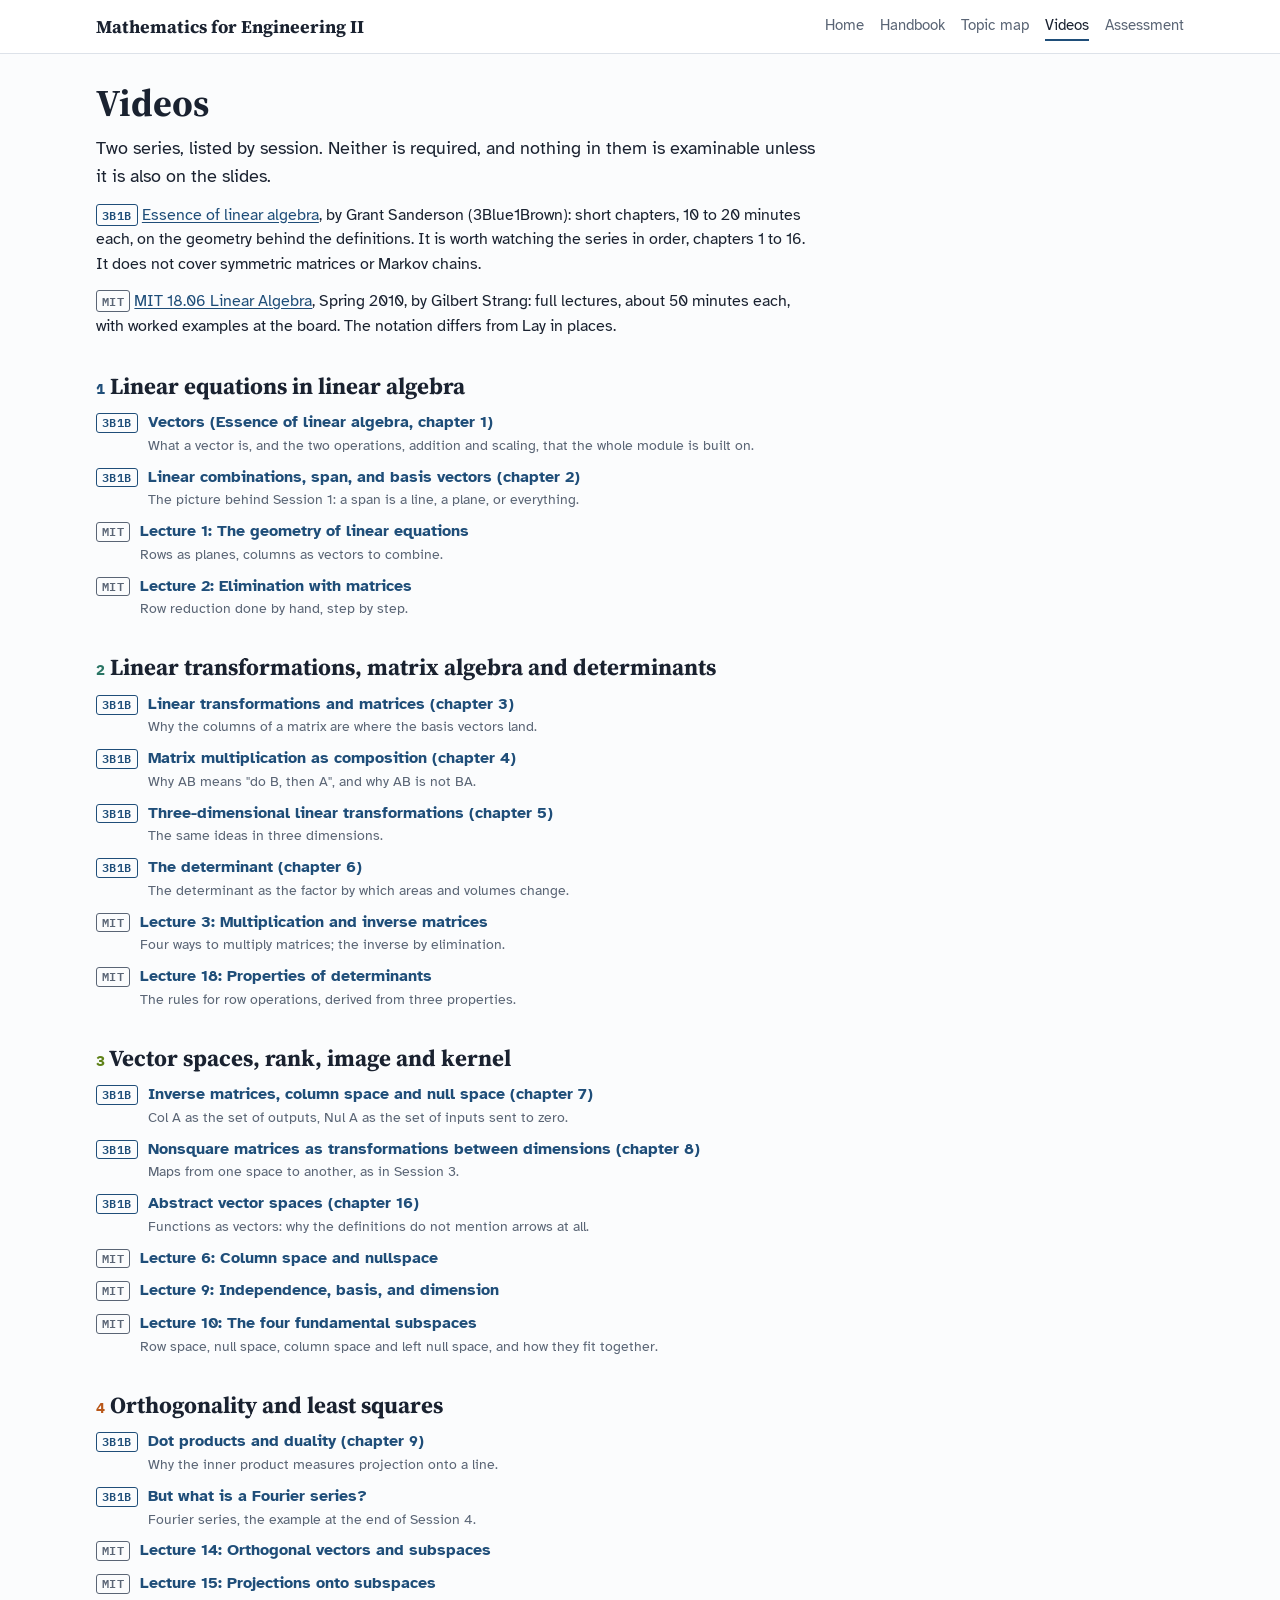
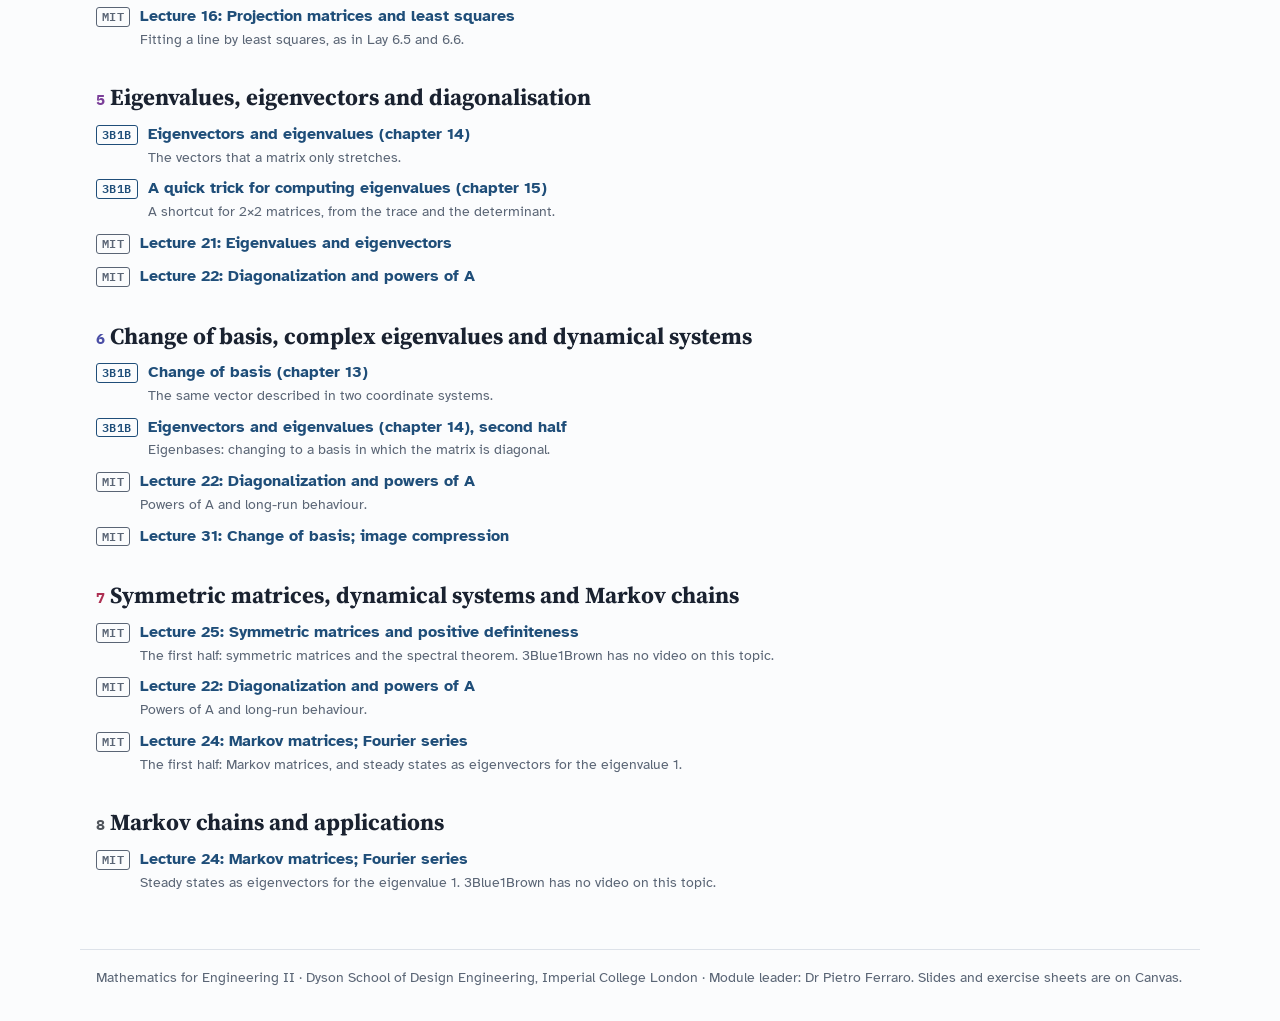
<file: videos.html>
<!doctype html>
<html lang="en-GB">
<head>
<meta charset="utf-8">
<meta name="viewport" content="width=device-width, initial-scale=1, viewport-fit=cover">
<title>Videos · Mathematics for Engineering II</title>
<meta name="description" content="Videos by session: 3Blue1Brown and MIT 18.06.">
<link rel="preconnect" href="https://fonts.googleapis.com">
<link rel="preconnect" href="https://fonts.gstatic.com" crossorigin>
<link rel="stylesheet" media="print" onload="this.media='all'" href="https://fonts.googleapis.com/css2?family=Atkinson+Hyperlegible:ital,wght@0,400;0,700;1,400&family=IBM+Plex+Mono:wght@500;600&family=Source+Serif+4:opsz,wght@8..60,600;8..60,700&display=swap">
<link rel="stylesheet" href="assets/site.css">

</head>
<body>
<header class="bar"><div class="in"><a class="brand" href="./">Mathematics for Engineering II</a><nav aria-label="Site"><a href="./">Home</a><a href="handbook.html">Handbook</a><a href="topic-map.html">Topic map</a><a href="videos.html" aria-current="page">Videos</a><a href="assessment.html">Assessment</a></nav></div></header>
<main><div class="prose">
<h1>Videos</h1>
<p class="lede">Two series, listed by session. Neither is required, and nothing in them is examinable unless it is also on the slides.</p>
<p><span class="src b1b">3B1B</span> <a href="https://www.3blue1brown.com/topics/linear-algebra">Essence of linear algebra</a>, by Grant Sanderson (3Blue1Brown):
short chapters, 10 to 20 minutes each, on the geometry behind the definitions. It is worth watching the series in order, chapters 1 to 16.
It does not cover symmetric matrices or Markov chains.</p>
<p><span class="src">MIT</span> <a href="https://ocw.mit.edu/courses/18-06-linear-algebra-spring-2010/">MIT 18.06 Linear Algebra</a>, Spring 2010, by Gilbert Strang:
full lectures, about 50 minutes each, with worked examples at the board. The notation differs from Lay in places.</p>
<section style="--sc: var(--s1)" id="v1"><h2><span class="no" style="font-family:var(--f-code);font-size:15px;color:var(--sc)">1</span> Linear equations in linear algebra</h2><ul class="vlist"><li><span class="src b1b">3B1B</span><div><a href="https://www.youtube.com/watch?v=fNk_zzaMoSs">Vectors (Essence of linear algebra, chapter 1)</a><span class="note">What a vector is, and the two operations, addition and scaling, that the whole module is built on.</span></div></li><li><span class="src b1b">3B1B</span><div><a href="https://www.3blue1brown.com/lessons/span">Linear combinations, span, and basis vectors (chapter 2)</a><span class="note">The picture behind Session 1: a span is a line, a plane, or everything.</span></div></li><li><span class="src">MIT</span><div><a href="https://ocw.mit.edu/courses/18-06-linear-algebra-spring-2010/resources/lecture-1-the-geometry-of-linear-equations/">Lecture 1: The geometry of linear equations</a><span class="note">Rows as planes, columns as vectors to combine.</span></div></li><li><span class="src">MIT</span><div><a href="https://ocw.mit.edu/courses/18-06-linear-algebra-spring-2010/resources/lecture-2-elimination-with-matrices/">Lecture 2: Elimination with matrices</a><span class="note">Row reduction done by hand, step by step.</span></div></li></ul></section><section style="--sc: var(--s2)" id="v2"><h2><span class="no" style="font-family:var(--f-code);font-size:15px;color:var(--sc)">2</span> Linear transformations, matrix algebra and determinants</h2><ul class="vlist"><li><span class="src b1b">3B1B</span><div><a href="https://www.3blue1brown.com/lessons/linear-transformations">Linear transformations and matrices (chapter 3)</a><span class="note">Why the columns of a matrix are where the basis vectors land.</span></div></li><li><span class="src b1b">3B1B</span><div><a href="https://www.3blue1brown.com/lessons/matrix-multiplication">Matrix multiplication as composition (chapter 4)</a><span class="note">Why AB means &quot;do B, then A&quot;, and why AB is not BA.</span></div></li><li><span class="src b1b">3B1B</span><div><a href="https://www.3blue1brown.com/lessons/3d-transformations">Three-dimensional linear transformations (chapter 5)</a><span class="note">The same ideas in three dimensions.</span></div></li><li><span class="src b1b">3B1B</span><div><a href="https://www.youtube.com/watch?v=Ip3X9LOh2dk">The determinant (chapter 6)</a><span class="note">The determinant as the factor by which areas and volumes change.</span></div></li><li><span class="src">MIT</span><div><a href="https://ocw.mit.edu/courses/18-06-linear-algebra-spring-2010/resources/lecture-3-multiplication-and-inverse-matrices/">Lecture 3: Multiplication and inverse matrices</a><span class="note">Four ways to multiply matrices; the inverse by elimination.</span></div></li><li><span class="src">MIT</span><div><a href="https://ocw.mit.edu/courses/18-06-linear-algebra-spring-2010/resources/lecture-18-properties-of-determinants/">Lecture 18: Properties of determinants</a><span class="note">The rules for row operations, derived from three properties.</span></div></li></ul></section><section style="--sc: var(--s3)" id="v3"><h2><span class="no" style="font-family:var(--f-code);font-size:15px;color:var(--sc)">3</span> Vector spaces, rank, image and kernel</h2><ul class="vlist"><li><span class="src b1b">3B1B</span><div><a href="https://www.3blue1brown.com/lessons/inverse-matrices">Inverse matrices, column space and null space (chapter 7)</a><span class="note">Col A as the set of outputs, Nul A as the set of inputs sent to zero.</span></div></li><li><span class="src b1b">3B1B</span><div><a href="https://www.3blue1brown.com/lessons/nonsquare-matrices">Nonsquare matrices as transformations between dimensions (chapter 8)</a><span class="note">Maps from one space to another, as in Session 3.</span></div></li><li><span class="src b1b">3B1B</span><div><a href="https://www.youtube.com/watch?v=TgKwz5Ikpc8">Abstract vector spaces (chapter 16)</a><span class="note">Functions as vectors: why the definitions do not mention arrows at all.</span></div></li><li><span class="src">MIT</span><div><a href="https://ocw.mit.edu/courses/18-06-linear-algebra-spring-2010/resources/lecture-6-column-space-and-nullspace/">Lecture 6: Column space and nullspace</a></div></li><li><span class="src">MIT</span><div><a href="https://ocw.mit.edu/courses/18-06-linear-algebra-spring-2010/resources/lecture-9-independence-basis-and-dimension/">Lecture 9: Independence, basis, and dimension</a></div></li><li><span class="src">MIT</span><div><a href="https://ocw.mit.edu/courses/18-06-linear-algebra-spring-2010/resources/lecture-10-the-four-fundamental-subspaces/">Lecture 10: The four fundamental subspaces</a><span class="note">Row space, null space, column space and left null space, and how they fit together.</span></div></li></ul></section><section style="--sc: var(--s4)" id="v4"><h2><span class="no" style="font-family:var(--f-code);font-size:15px;color:var(--sc)">4</span> Orthogonality and least squares</h2><ul class="vlist"><li><span class="src b1b">3B1B</span><div><a href="https://www.3blue1brown.com/lessons/dot-products">Dot products and duality (chapter 9)</a><span class="note">Why the inner product measures projection onto a line.</span></div></li><li><span class="src b1b">3B1B</span><div><a href="https://www.3blue1brown.com/lessons/fourier-series">But what is a Fourier series?</a><span class="note">Fourier series, the example at the end of Session 4.</span></div></li><li><span class="src">MIT</span><div><a href="https://ocw.mit.edu/courses/18-06-linear-algebra-spring-2010/resources/lecture-14-orthogonal-vectors-and-subspaces/">Lecture 14: Orthogonal vectors and subspaces</a></div></li><li><span class="src">MIT</span><div><a href="https://ocw.mit.edu/courses/18-06-linear-algebra-spring-2010/resources/lecture-15-projections-onto-subspaces/">Lecture 15: Projections onto subspaces</a></div></li><li><span class="src">MIT</span><div><a href="https://ocw.mit.edu/courses/18-06-linear-algebra-spring-2010/resources/lecture-16-projection-matrices-and-least-squares/">Lecture 16: Projection matrices and least squares</a><span class="note">Fitting a line by least squares, as in Lay 6.5 and 6.6.</span></div></li></ul></section><section style="--sc: var(--s5)" id="v5"><h2><span class="no" style="font-family:var(--f-code);font-size:15px;color:var(--sc)">5</span> Eigenvalues, eigenvectors and diagonalisation</h2><ul class="vlist"><li><span class="src b1b">3B1B</span><div><a href="https://www.3blue1brown.com/lessons/eigenvalues">Eigenvectors and eigenvalues (chapter 14)</a><span class="note">The vectors that a matrix only stretches.</span></div></li><li><span class="src b1b">3B1B</span><div><a href="https://www.3blue1brown.com/lessons/quick-eigen">A quick trick for computing eigenvalues (chapter 15)</a><span class="note">A shortcut for 2×2 matrices, from the trace and the determinant.</span></div></li><li><span class="src">MIT</span><div><a href="https://ocw.mit.edu/courses/18-06-linear-algebra-spring-2010/resources/lecture-21-eigenvalues-and-eigenvectors/">Lecture 21: Eigenvalues and eigenvectors</a></div></li><li><span class="src">MIT</span><div><a href="https://ocw.mit.edu/courses/18-06-linear-algebra-spring-2010/resources/lecture-22-diagonalization-and-powers-of-a/">Lecture 22: Diagonalization and powers of A</a></div></li></ul></section><section style="--sc: var(--s6)" id="v6"><h2><span class="no" style="font-family:var(--f-code);font-size:15px;color:var(--sc)">6</span> Change of basis, complex eigenvalues and dynamical systems</h2><ul class="vlist"><li><span class="src b1b">3B1B</span><div><a href="https://www.3blue1brown.com/lessons/change-of-basis">Change of basis (chapter 13)</a><span class="note">The same vector described in two coordinate systems.</span></div></li><li><span class="src b1b">3B1B</span><div><a href="https://www.3blue1brown.com/lessons/eigenvalues">Eigenvectors and eigenvalues (chapter 14), second half</a><span class="note">Eigenbases: changing to a basis in which the matrix is diagonal.</span></div></li><li><span class="src">MIT</span><div><a href="https://ocw.mit.edu/courses/18-06-linear-algebra-spring-2010/resources/lecture-22-diagonalization-and-powers-of-a/">Lecture 22: Diagonalization and powers of A</a><span class="note">Powers of A and long-run behaviour.</span></div></li><li><span class="src">MIT</span><div><a href="https://ocw.mit.edu/courses/18-06-linear-algebra-spring-2010/resources/lecture-31-change-of-basis-image-compression/">Lecture 31: Change of basis; image compression</a></div></li></ul></section><section style="--sc: var(--s7)" id="v7"><h2><span class="no" style="font-family:var(--f-code);font-size:15px;color:var(--sc)">7</span> Symmetric matrices, dynamical systems and Markov chains</h2><ul class="vlist"><li><span class="src">MIT</span><div><a href="https://ocw.mit.edu/courses/18-06-linear-algebra-spring-2010/resources/lecture-25-symmetric-matrices-and-positive-definiteness/">Lecture 25: Symmetric matrices and positive definiteness</a><span class="note">The first half: symmetric matrices and the spectral theorem. 3Blue1Brown has no video on this topic.</span></div></li><li><span class="src">MIT</span><div><a href="https://ocw.mit.edu/courses/18-06-linear-algebra-spring-2010/resources/lecture-22-diagonalization-and-powers-of-a/">Lecture 22: Diagonalization and powers of A</a><span class="note">Powers of A and long-run behaviour.</span></div></li><li><span class="src">MIT</span><div><a href="https://ocw.mit.edu/courses/18-06-linear-algebra-spring-2010/resources/lecture-24-markov-matrices-fourier-series/">Lecture 24: Markov matrices; Fourier series</a><span class="note">The first half: Markov matrices, and steady states as eigenvectors for the eigenvalue 1.</span></div></li></ul></section><section style="--sc: var(--s8)" id="v8"><h2><span class="no" style="font-family:var(--f-code);font-size:15px;color:var(--sc)">8</span> Markov chains and applications</h2><ul class="vlist"><li><span class="src">MIT</span><div><a href="https://ocw.mit.edu/courses/18-06-linear-algebra-spring-2010/resources/lecture-24-markov-matrices-fourier-series/">Lecture 24: Markov matrices; Fourier series</a><span class="note">Steady states as eigenvectors for the eigenvalue 1. 3Blue1Brown has no video on this topic.</span></div></li></ul></section>
</div></main>
<footer class="site">Mathematics for Engineering II · Dyson School of Design Engineering, Imperial College London · Module leader: Dr Pietro Ferraro. Slides and exercise sheets are on Canvas.</footer>
<script type="speculationrules">{"prefetch":[{"where":{"href_matches":"*.html"},"eagerness":"moderate"},{"where":{"href_matches":"./"},"eagerness":"moderate"}]}</script>
<script>
/* Loads the other pages of the site in the background, so a click does not wait on the GitHub Pages cache.
   All pages after the page has loaded; again on hover or touch if the copy is more than five minutes old. */
(function () {
  var seen = {};
  function warm(u) {
    var t = Date.now();
    if (seen[u] && t - seen[u] < 300000) return;
    seen[u] = t;
    try { fetch(u, { credentials: 'same-origin' }).catch(function () {}); } catch (e) {}
  }
  var here = location.pathname.replace(/index\.html$/, '');
  var links = [].slice.call(document.querySelectorAll('a[href]')).filter(function (a) {
    return a.origin === location.origin && /(\.html|\/)$/.test(a.pathname) && a.pathname.replace(/index\.html$/, '') !== here;
  });
  function all() { links.forEach(function (a) { warm(a.href.split('#')[0]); }); }
  window.addEventListener('load', function () {
    if ('requestIdleCallback' in window) requestIdleCallback(all, { timeout: 2000 }); else setTimeout(all, 300);
  });
  links.forEach(function (a) {
    var u = a.href.split('#')[0], go = function () { warm(u); };
    a.addEventListener('pointerenter', go); a.addEventListener('focus', go);
    a.addEventListener('touchstart', go, { passive: true });
  });
})();
</script>
</body>
</html>
</file>
<file: assets/site.css>
/* Mathematics for Engineering II: course site.
   Layout: a narrow reading column for prose pages, a wider column for session cards; one header bar. */
:root {
  --bg: #fbfcfd; --surface: #ffffff; --ink: #1a2230; --muted: #5a6575; --line: #dde2e9; --rule: #c9d0da;
  --accent: #1f4e79; --accent-ink: #ffffff; --soft: #eef3f9; --focus: #0b5fff;
  --s1: #1f4e79; --s2: #2a7564; --s3: #5f8219; --s4: #b9581a; --s5: #7b3f99; --s6: #4b4fa6; --s7: #ad2f52; --s8: #50555c;
  --f-display: "Source Serif 4", Georgia, "Times New Roman", serif;
  --f-body: "Atkinson Hyperlegible", "Segoe UI", system-ui, -apple-system, sans-serif;
  --f-code: "IBM Plex Mono", ui-monospace, "SFMono-Regular", Menlo, Consolas, monospace;
}
@media (prefers-color-scheme: dark) { :root:not([data-theme="light"]) {
  --bg: #11151b; --surface: #171c24; --ink: #e6eaf0; --muted: #9ea8b6; --line: #2b323d; --rule: #3a4350;
  --accent: #8fbbe6; --accent-ink: #0e1a27; --soft: #1a2431; --focus: #7aa7ff;
  --s1: #7fb0e0; --s2: #6cc3ad; --s3: #a8c766; --s4: #f0a06a; --s5: #c79ae0; --s6: #9fa3f0; --s7: #f08aa6; --s8: #b7bcc3;
  color-scheme: dark } }
:root[data-theme="dark"] {
  --bg: #11151b; --surface: #171c24; --ink: #e6eaf0; --muted: #9ea8b6; --line: #2b323d; --rule: #3a4350;
  --accent: #8fbbe6; --accent-ink: #0e1a27; --soft: #1a2431; --focus: #7aa7ff;
  --s1: #7fb0e0; --s2: #6cc3ad; --s3: #a8c766; --s4: #f0a06a; --s5: #c79ae0; --s6: #9fa3f0; --s7: #f08aa6; --s8: #b7bcc3;
  color-scheme: dark }

* { box-sizing: border-box }
html { -webkit-text-size-adjust: 100% }
body { margin: 0; background: var(--bg); color: var(--ink); font-family: var(--f-body); font-size: 16px; line-height: 1.55 }
a { color: var(--accent); text-underline-offset: 2px }
a:focus-visible, button:focus-visible { outline: 2.5px solid var(--focus); outline-offset: 2px; border-radius: 2px }

.bar { background: var(--surface); border-bottom: 1px solid var(--line) }
.bar .in { max-width: 1120px; margin: 0 auto; display: flex; flex-wrap: wrap; align-items: center; gap: 6px 22px; padding-block: 12px;
  padding-left: max(16px, env(safe-area-inset-left, 0px)); padding-right: max(16px, env(safe-area-inset-right, 0px)) }
.brand { font-family: var(--f-display); font-weight: 700; font-size: 18px; color: var(--ink); text-decoration: none; margin-right: auto }
.bar nav { display: flex; flex-wrap: wrap; gap: 4px 16px; font-size: 15px }
.bar nav a { color: var(--muted); text-decoration: none; padding: 2px 0; border-bottom: 2px solid transparent }
.bar nav a:hover { color: var(--ink) }
.bar nav a[aria-current="page"] { color: var(--ink); border-bottom-color: var(--accent) }

main { max-width: 1120px; margin: 0 auto; padding-block: 28px 56px;
  padding-left: max(16px, env(safe-area-inset-left, 0px)); padding-right: max(16px, env(safe-area-inset-right, 0px)) }
.prose { max-width: 72ch }
h1 { font-family: var(--f-display); font-weight: 700; font-size: clamp(28px, 4vw, 38px); line-height: 1.12; margin: 0 0 10px; text-wrap: balance }
h2 { font-family: var(--f-display); font-weight: 700; font-size: 23px; line-height: 1.2; margin: 34px 0 10px; text-wrap: balance }
h3 { font-family: var(--f-display); font-weight: 600; font-size: 18px; margin: 18px 0 6px }
p { margin: 0 0 12px }
ul { margin: 0 0 12px; padding-left: 22px }
li { margin-bottom: 4px }
.lede { font-size: 18px; color: var(--ink); max-width: 64ch }
.eyebrow { font-size: 12.5px; letter-spacing: .08em; text-transform: uppercase; color: var(--muted); margin-bottom: 6px }
.small { font-size: 14px; color: var(--muted) }
.addr { font-family: var(--f-code); font-size: 14px; user-select: all }

.facts { display: grid; grid-template-columns: repeat(auto-fit, minmax(200px, 1fr)); gap: 0; margin: 22px 0 8px;
  border-top: 2px solid var(--ink); border-bottom: 1px solid var(--rule) }
.facts div { padding: 12px 14px 12px 0; min-width: 0 }
.facts dt { font-size: 12.5px; letter-spacing: .06em; text-transform: uppercase; color: var(--muted) }
.facts dd { margin: 2px 0 0; font-size: 16px }
.facts .hl dd { font-weight: 700 }

.toc { display: flex; flex-wrap: wrap; gap: 6px 16px; font-size: 14.5px; padding: 10px 0; border-bottom: 1px solid var(--line); margin-bottom: 8px }
.toc a { color: var(--muted); text-decoration: none }
.toc a:hover { color: var(--ink); text-decoration: underline }

.tablewrap { overflow-x: auto; margin: 8px 0 14px }
table { border-collapse: collapse; width: 100%; font-size: 15px }
th { text-align: left; font-size: 12.5px; letter-spacing: .05em; text-transform: uppercase; color: var(--muted); font-weight: 700;
  border-bottom: 2px solid var(--ink); padding: 8px 12px 6px 0 }
td { border-bottom: 1px solid var(--line); padding: 9px 12px 9px 0; vertical-align: top }
td.num { font-family: var(--f-code); font-size: 14px; white-space: nowrap; color: var(--sc, var(--ink)); font-weight: 600 }
td.lay { white-space: nowrap; font-variant-numeric: tabular-nums }

.people { display: grid; gap: 8px; margin: 0 0 8px }
.people div { display: flex; flex-wrap: wrap; gap: 2px 12px; align-items: baseline }
.people dt { font-weight: 700 }
.people dd { margin: 0; color: var(--muted) }

.sessions { display: grid; gap: 0; margin-top: 10px; border-top: 1px solid var(--rule) }
.sess { border-bottom: 1px solid var(--line); scroll-margin-top: 16px }
.sess summary { list-style: none; cursor: pointer; display: grid; grid-template-columns: 2.2em minmax(0, 1fr) auto 1.2em; gap: 10px; align-items: baseline; padding: 10px 0 }
.sess summary::-webkit-details-marker { display: none }
.sess summary:hover .t { text-decoration: underline }
.sess summary:focus-visible { outline: 2.5px solid var(--focus); outline-offset: 2px; border-radius: 2px }
.sess summary .n { font-family: var(--f-code); font-weight: 600; color: var(--sc) }
.sess summary .t { color: var(--ink) }
.sess summary .l { font-size: 14px; color: var(--muted); font-variant-numeric: tabular-nums; text-align: right }
.sess summary::after { content: "+"; font-family: var(--f-code); color: var(--muted); text-align: right; font-size: 17px; line-height: 1 }
.sess[open] summary::after { content: "\2212" }
.sess[open] summary { border-bottom: 1px dashed var(--line) }
.sess[open] summary .t { font-weight: 700 }
@media (max-width: 560px) { .sess summary { grid-template-columns: 2.2em minmax(0, 1fr) 1.2em } .sess summary .l { grid-column: 2; text-align: left } }
.sess .cols { display: grid; grid-template-columns: minmax(0, 1.25fr) minmax(0, 1fr); gap: 8px 28px; padding: 6px 0 18px 2.2em }
@media (max-width: 560px) { .sess .cols { padding-left: 0 } }
@media (max-width: 760px) { .sess .cols { grid-template-columns: minmax(0, 1fr) } }
.sess h3 { font-family: var(--f-body); font-size: 12.5px; letter-spacing: .07em; text-transform: uppercase; color: var(--muted); font-weight: 700; margin: 12px 0 6px }
.topics { display: flex; flex-wrap: wrap; gap: 6px }
.topics a { font-size: 14px; text-decoration: none; color: var(--ink); border: 1.5px solid var(--sc); border-radius: 4px; padding: 1px 8px 2px; background: var(--bg) }
.topics a b { font-family: var(--f-code); color: var(--sc); margin-right: 4px; font-size: 13px }
.topics a:hover { background: var(--soft) }
.ex { display: grid; grid-template-columns: auto 1fr; gap: 2px 12px; font-size: 14.5px; margin: 0 }
.ex dt { font-family: var(--f-code); font-weight: 600; font-size: 13.5px }
.ex dd { margin: 0; font-variant-numeric: tabular-nums }
.vlist { list-style: none; padding: 0; margin: 0; display: grid; gap: 8px }
.vlist li { margin: 0; display: grid; grid-template-columns: auto minmax(0, 1fr); gap: 2px 10px; align-items: baseline }
.src { font-family: var(--f-code); font-size: 11.5px; font-weight: 600; letter-spacing: .04em; border: 1px solid currentColor; border-radius: 3px;
  padding: 0 5px; color: var(--muted); white-space: nowrap }
.src.b1b { color: var(--s1) }
.vlist a { font-weight: 700; text-decoration: none }
.vlist a:hover { text-decoration: underline }
.vlist span.note { display: block; font-size: 14px; color: var(--muted) }

.cards { display: grid; grid-template-columns: repeat(auto-fit, minmax(240px, 1fr)); gap: 14px; margin: 18px 0 6px }
.card { display: block; text-decoration: none; color: var(--ink); background: var(--surface); border: 1px solid var(--line); border-radius: 6px; padding: 14px 16px }
.card:hover { border-color: var(--accent) }
.card b { display: block; font-family: var(--f-display); font-size: 18px; margin-bottom: 2px; color: var(--accent) }
.card span { font-size: 14.5px; color: var(--muted) }

.plan { list-style: none; padding: 0; margin: 10px 0 0; display: grid; gap: 0; border-top: 1px solid var(--rule) }
.plan li { margin: 0; display: grid; grid-template-columns: 2.2em minmax(0, 1fr) auto; gap: 10px; padding: 9px 0; border-bottom: 1px solid var(--line); align-items: baseline }
.plan .n { font-family: var(--f-code); font-weight: 600; color: var(--sc) }
.plan a { color: var(--ink); text-decoration: none }
.plan a:hover { text-decoration: underline }
.plan .l { font-size: 14px; color: var(--muted); font-variant-numeric: tabular-nums; text-align: right }
@media (max-width: 560px) { .plan li { grid-template-columns: 2.2em minmax(0, 1fr) } .plan .l { grid-column: 2; text-align: left } }

.notice { border-left: 3px solid var(--accent); background: var(--soft); padding: 10px 14px; margin: 16px 0; font-size: 15px; max-width: 72ch }
footer.site { max-width: 1120px; margin: 0 auto; padding-block: 18px 32px; font-size: 13.5px; color: var(--muted); border-top: 1px solid var(--line);
  padding-left: max(16px, env(safe-area-inset-left, 0px)); padding-right: max(16px, env(safe-area-inset-right, 0px)) }
</file>
